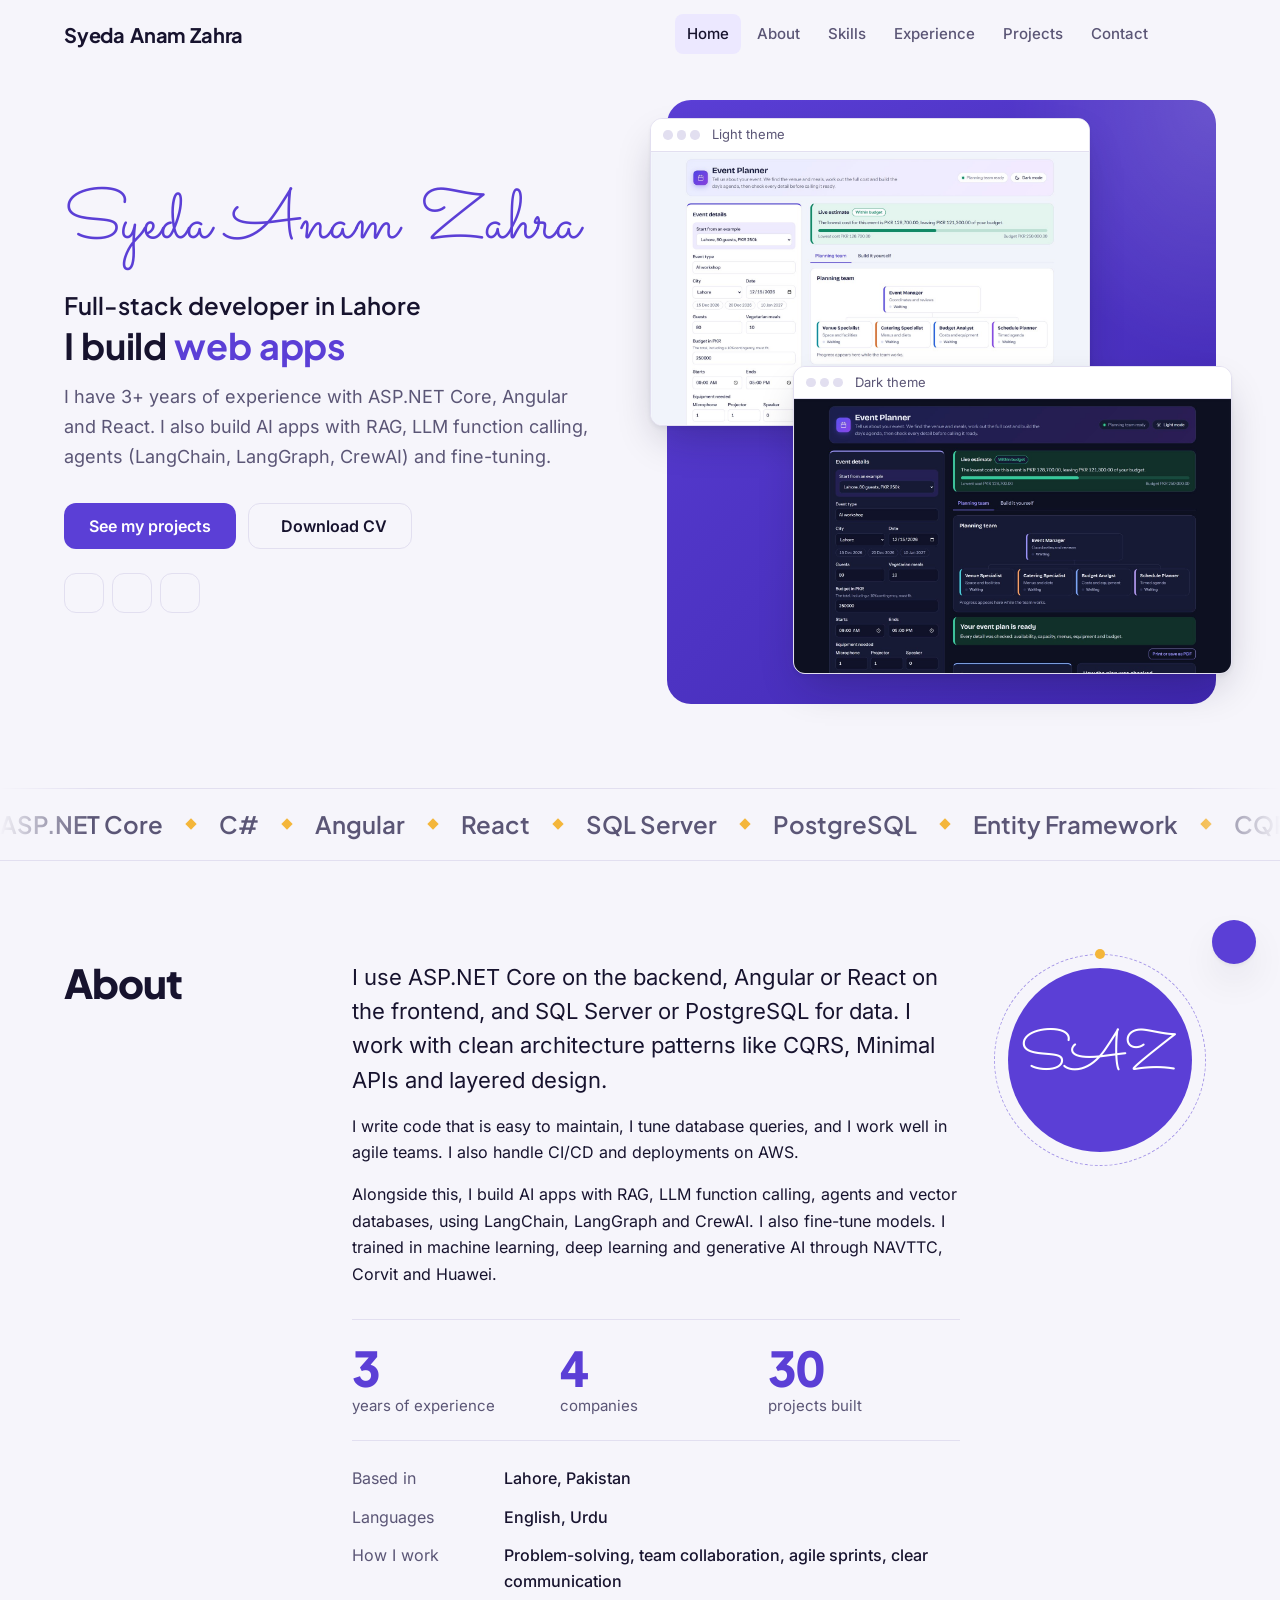
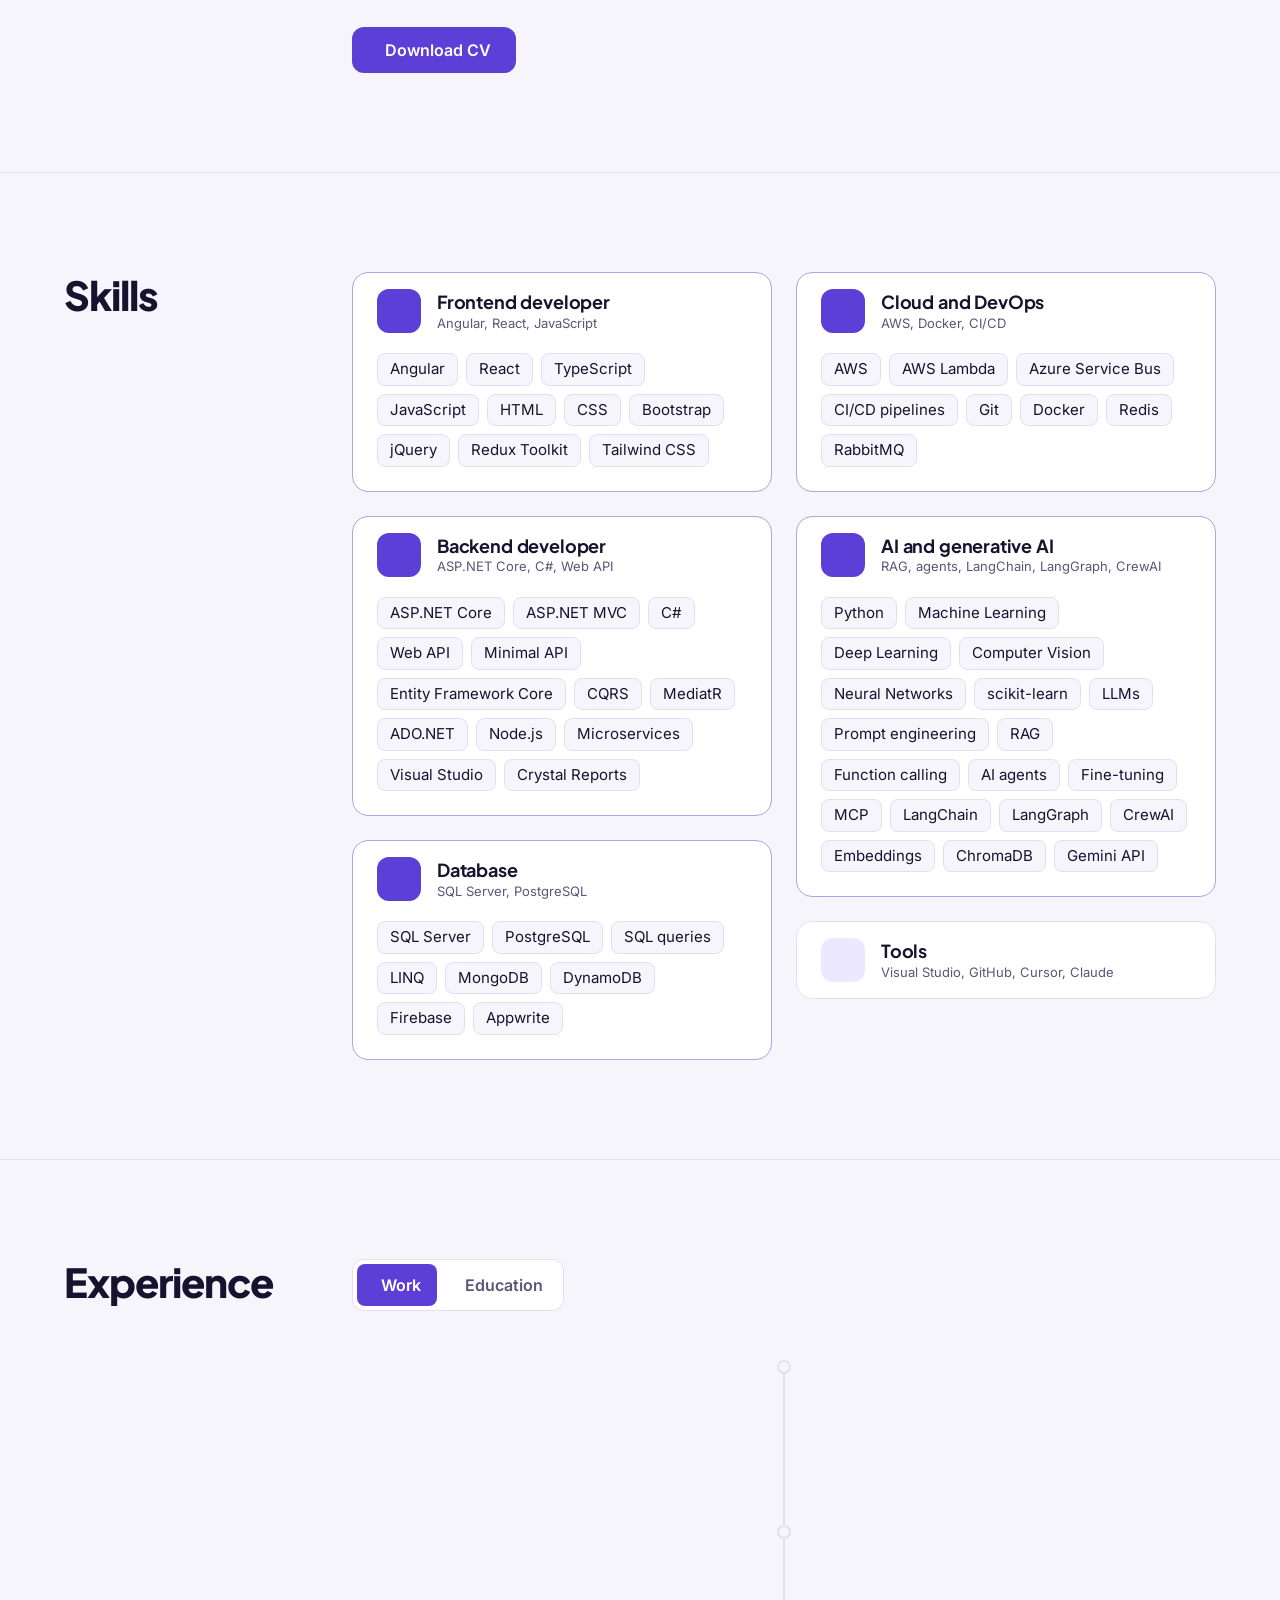
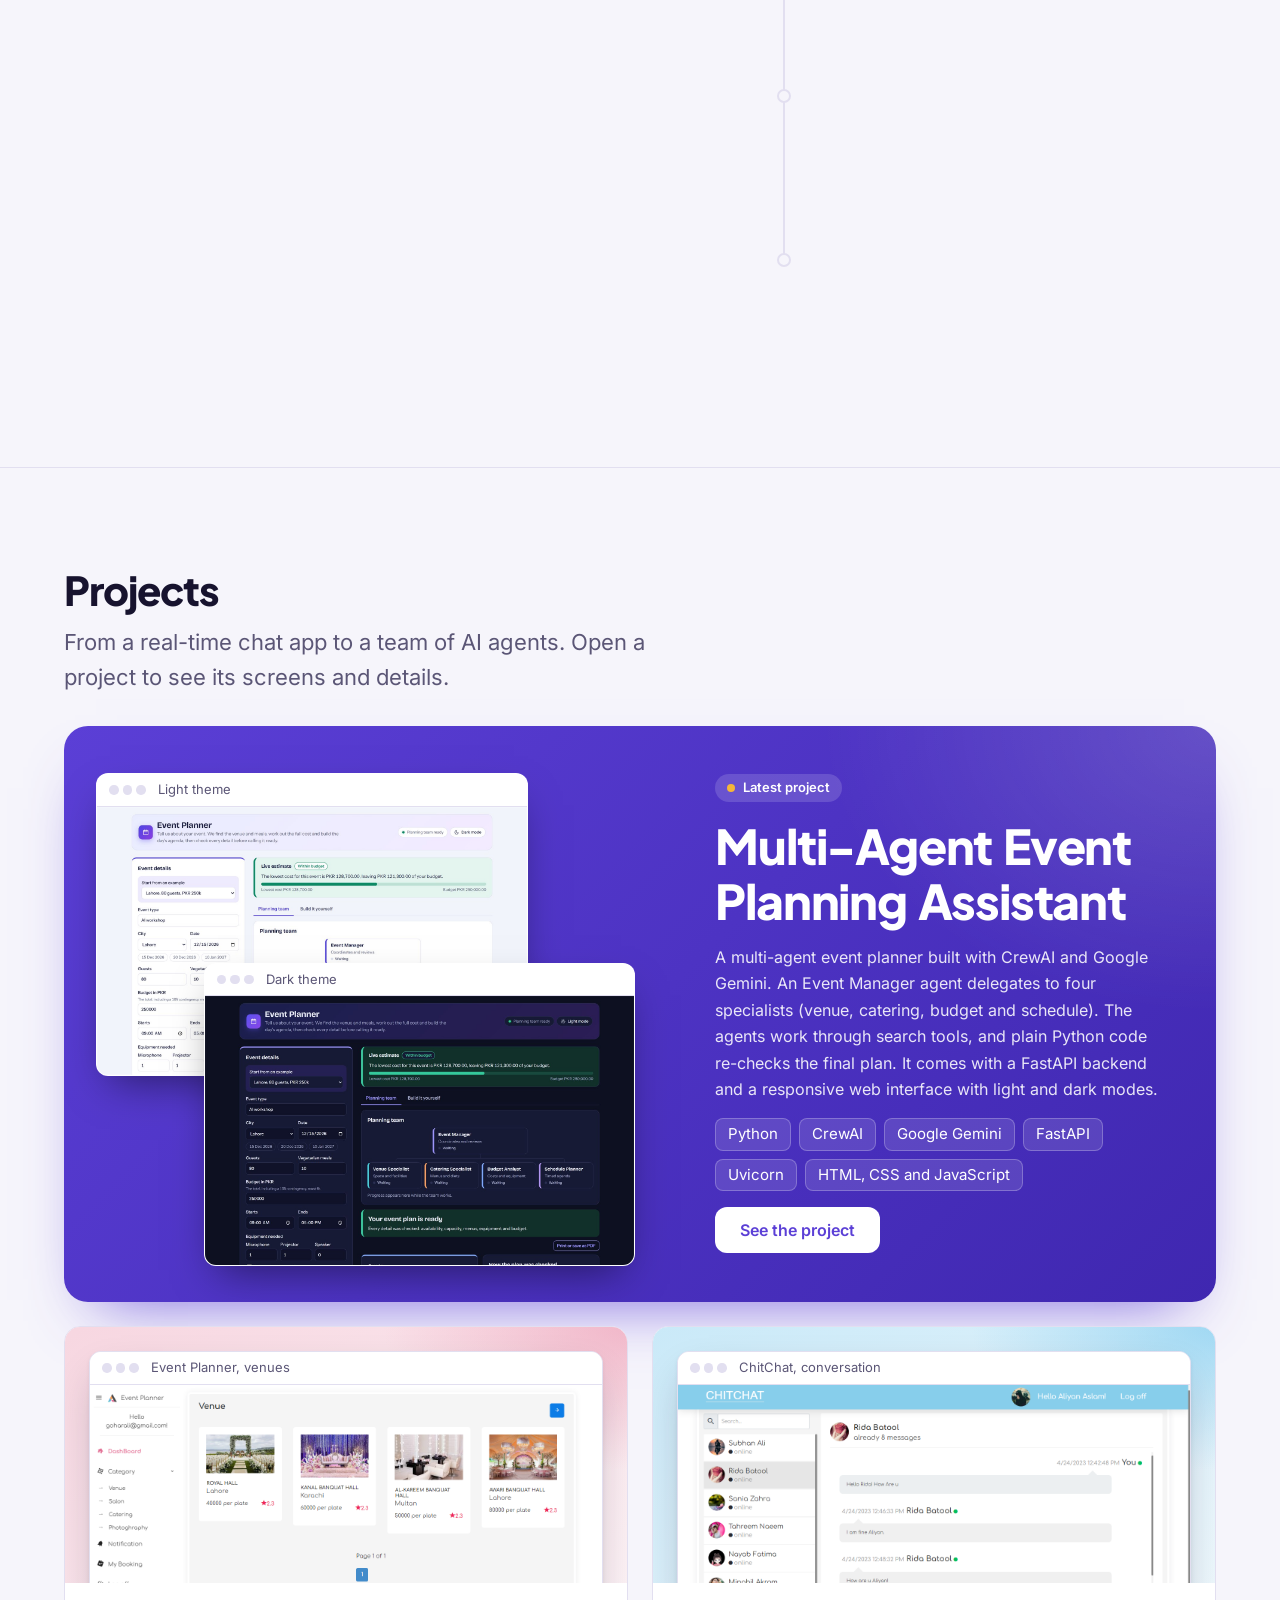
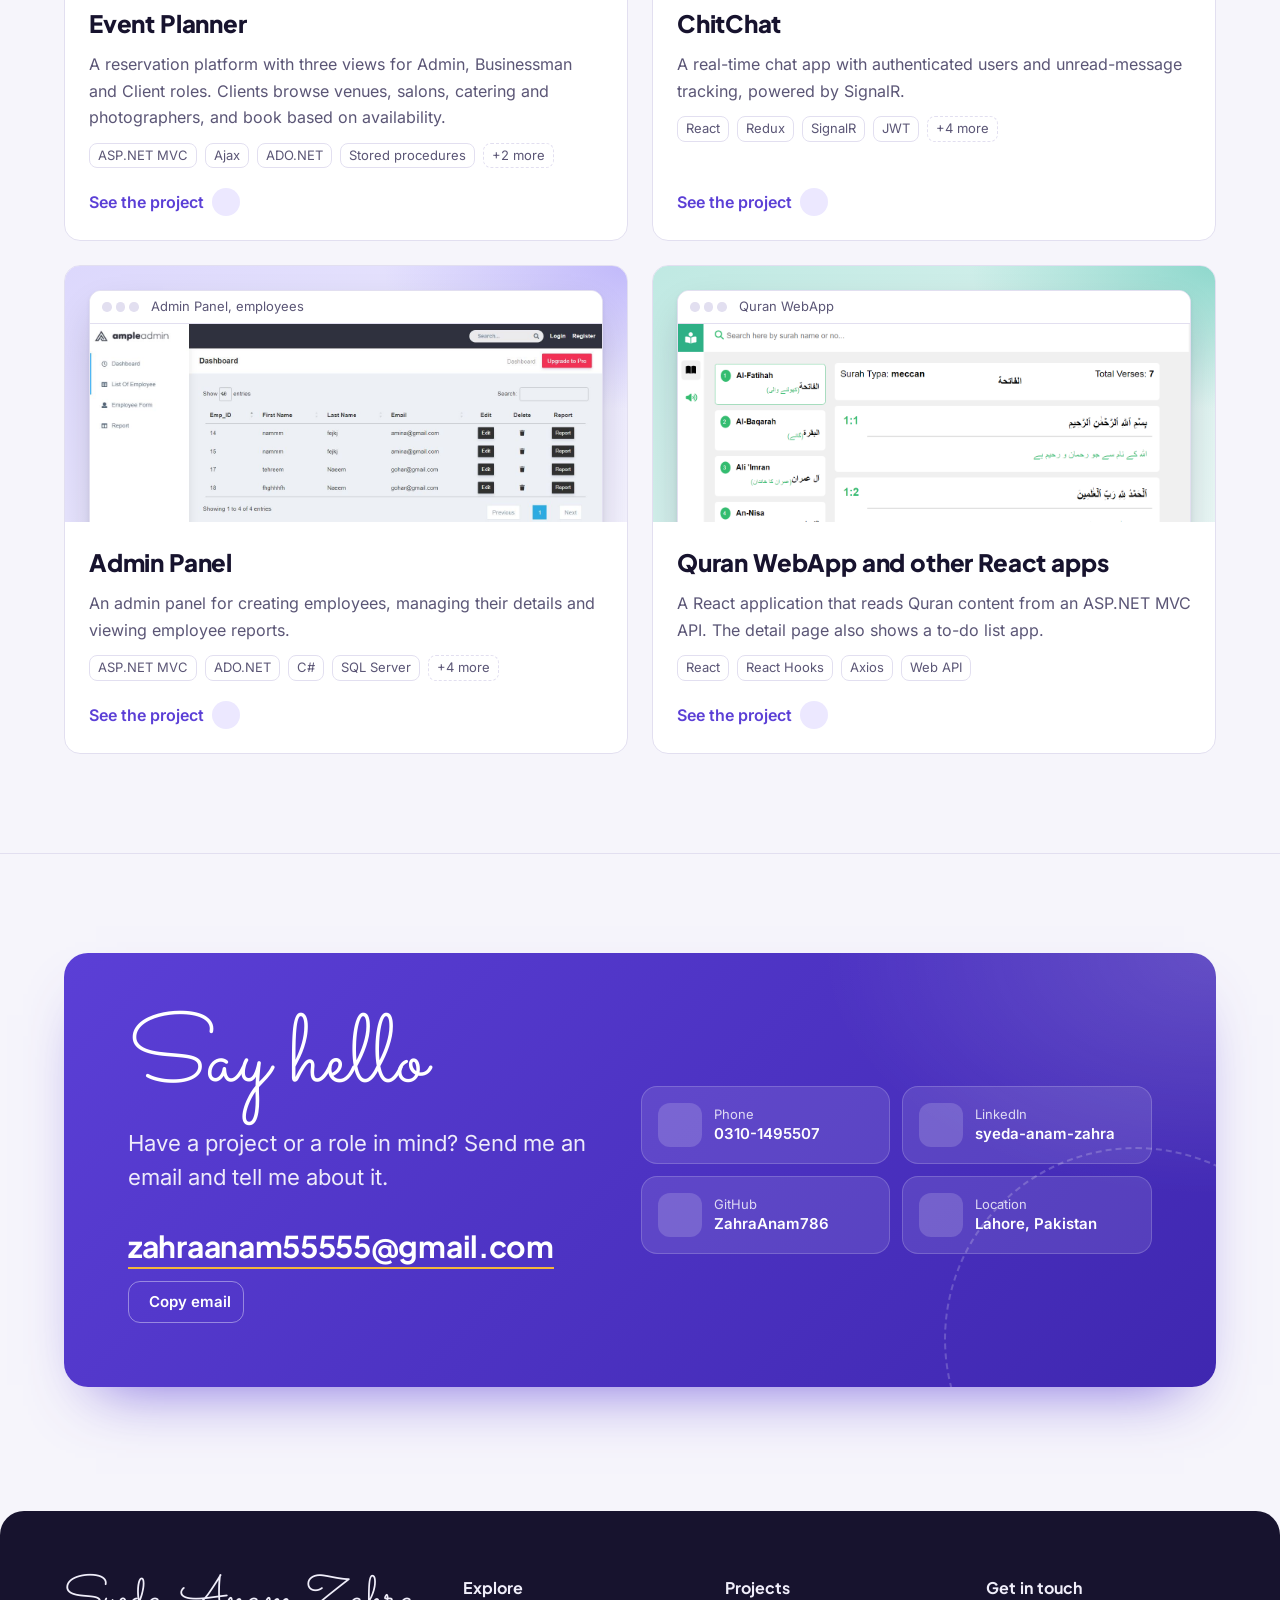
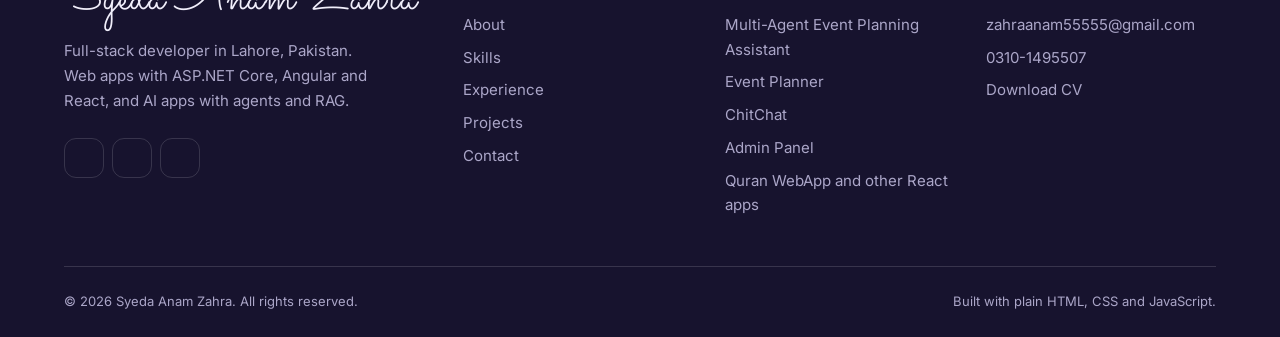
<file: index.html>
<!DOCTYPE html>
<html lang="en">

<head>
    <meta charset="UTF-8">
    <meta name="viewport" content="width=device-width, initial-scale=1.0">
    <title>Syeda Anam Zahra | Full-Stack Developer</title>
    <meta name="description" content="Syeda Anam Zahra is a full-stack developer in Lahore. She builds web apps with ASP.NET Core, Angular and React, and AI apps with RAG, LLM agents, LangChain, LangGraph and CrewAI.">
    <meta name="theme-color" content="#5B3FD6">
    <meta property="og:title" content="Syeda Anam Zahra | Full-Stack Developer">
    <meta property="og:description" content="ASP.NET Core, Angular and React developer in Lahore, also building AI apps with RAG, LLM agents, LangChain, LangGraph and CrewAI.">
    <meta property="og:type" content="website">
    <link rel="icon" href="data:image/svg+xml,%3Csvg xmlns='http://www.w3.org/2000/svg' viewBox='0 0 64 64'%3E%3Crect width='64' height='64' rx='16' fill='%235B3FD6'/%3E%3Ctext x='32' y='43' font-size='30' font-weight='800' text-anchor='middle' fill='white' font-family='Arial,sans-serif'%3ESA%3C/text%3E%3C/svg%3E">
    <script type="application/ld+json">{"@context":"https://schema.org","@type":"Person","name":"Syeda Anam Zahra","jobTitle":"Full-Stack Developer","email":"mailto:zahraanam55555@gmail.com","address":{"@type":"PostalAddress","addressLocality":"Lahore","addressCountry":"PK"},"sameAs":["https://www.linkedin.com/in/syeda-anam-zahra/","https://github.com/ZahraAnam786/"],"knowsAbout":["ASP.NET Core","Angular","React","SQL Server","PostgreSQL","RAG","LLM function calling","AI agents","LangChain","LangGraph","CrewAI","Fine-tuning"]}</script>

    <!-- Set the saved theme before the page paints, so it does not flash -->
    <script>document.documentElement.classList.add('js');setTimeout(function(){if(!window.__ready)document.documentElement.classList.remove('js')},3500);try{var t=localStorage.getItem('selected-theme');if(t!=='dark'&&t!=='light'){t=matchMedia('(prefers-color-scheme: dark)').matches?'dark':'light'}document.documentElement.dataset.theme=t}catch(e){}</script>

    <!--==================== FONTS ====================-->
    <link rel="preload" href="assets/fonts/plus-jakarta-sans-latin.woff2" as="font" type="font/woff2" crossorigin>
    <link rel="preload" href="assets/fonts/inter-latin.woff2" as="font" type="font/woff2" crossorigin>
    <link rel="preload" href="assets/fonts/sacramento-latin.woff2" as="font" type="font/woff2" crossorigin>

    <!--==================== ICONS ====================-->
    <link rel="stylesheet" href="https://unicons.iconscout.com/release/v4.0.0/css/line.css">

    <!--==================== CSS ====================-->
    <link rel="stylesheet" href="assets/css/styles.css">
</head>

<body>
    <a class="skip" href="#main">Skip to content</a>

    <!--==================== HEADER ====================-->
    <header class="header" id="header">
        <nav class="nav container" aria-label="Main">
            <a href="#home" class="nav_logo" data-site-name>Syeda Anam Zahra</a>

            <div class="nav_menu" id="nav-menu">
                <!-- menu links are drawn by site.js from data/site.json -->
                <ul class="nav_list" id="nav-list"></ul>
            </div>

            <div class="nav_btns">
                <button class="icon-btn" id="theme-button" type="button" aria-label="Switch to dark theme"><i class="uil uil-moon"></i></button>
                <button class="icon-btn nav_toggle" id="nav-toggle" type="button" aria-label="Open menu" aria-expanded="false" aria-controls="nav-menu"><i class="uil uil-apps"></i></button>
            </div>
        </nav>
        <div class="progress" aria-hidden="true"></div>
    </header>

    <!-- Hero, About, Skills, Experience, Projects and Contact are drawn by site.js from data/site.json (edit them in the admin page) -->
    <main id="main" data-home>
        <noscript>
            <div class="container" style="padding:8rem 0 6rem">
                <h1 class="page_title">Syeda Anam Zahra</h1>
                <p class="section_lead">Full-stack developer in Lahore. Please turn on JavaScript to see this page, or write to zahraanam55555@gmail.com.</p>
            </div>
        </noscript>
    </main>

    <!--==================== FOOTER (drawn by site.js) ====================-->
    <footer class="footer" id="site-footer"></footer>

    <!--==================== SCROLL TOP ====================-->
    <a href="#home" class="scrollup" id="scroll-up" aria-label="Back to top"><i class="uil uil-arrow-up"></i></a>

    <!--==================== JS ==================== (main.js is added by site.js after the page is drawn) -->
    <script src="assets/js/projects.js"></script>
    <script src="assets/js/site.js"></script>
</body>

</html>
</file>
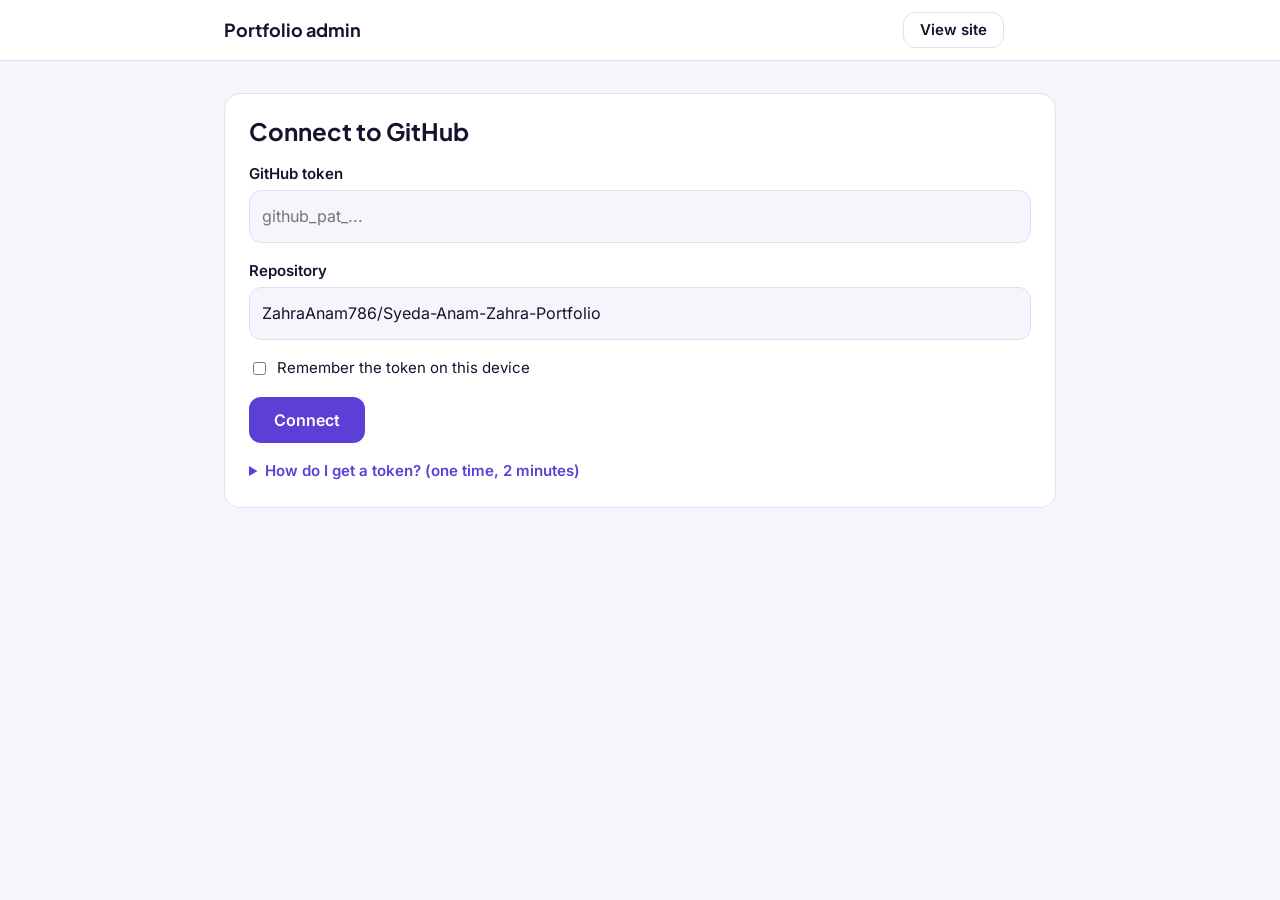
<file: admin.html>
<!DOCTYPE html>
<html lang="en">

<head>
    <meta charset="UTF-8">
    <meta name="viewport" content="width=device-width, initial-scale=1.0">
    <title>Portfolio admin</title>
    <meta name="robots" content="noindex, nofollow">
    <meta name="theme-color" content="#5B3FD6">
    <link rel="icon" href="data:image/svg+xml,%3Csvg xmlns='http://www.w3.org/2000/svg' viewBox='0 0 64 64'%3E%3Crect width='64' height='64' rx='16' fill='%235B3FD6'/%3E%3Ctext x='32' y='43' font-size='30' font-weight='800' text-anchor='middle' fill='white' font-family='Arial,sans-serif'%3ESA%3C/text%3E%3C/svg%3E">
    <script>try{var t=localStorage.getItem('selected-theme');if(t!=='dark'&&t!=='light'){t=matchMedia('(prefers-color-scheme: dark)').matches?'dark':'light'}document.documentElement.dataset.theme=t}catch(e){}</script>
    <link rel="preload" href="assets/fonts/plus-jakarta-sans-latin.woff2" as="font" type="font/woff2" crossorigin>
    <link rel="preload" href="assets/fonts/inter-latin.woff2" as="font" type="font/woff2" crossorigin>
    <link rel="stylesheet" href="https://unicons.iconscout.com/release/v4.0.0/css/line.css">
    <link rel="stylesheet" href="assets/css/styles.css">
    <link rel="stylesheet" href="assets/css/admin.css">
</head>

<body class="admin">
    <header class="admin_bar">
        <div class="admin_wrap admin_bar_in">
            <strong class="admin_brand">Portfolio admin</strong>
            <div class="admin_bar_btns">
                <a class="btn btn-ghost btn--sm" href="index.html#portfolio" target="_blank" rel="noopener">View site</a>
                <button class="icon-btn" id="theme-button" type="button" aria-label="Switch to dark theme"><i class="uil uil-moon"></i></button>
            </div>
        </div>
    </header>

    <main class="admin_wrap">
        <p id="status" class="status" role="status" aria-live="polite" hidden></p>

        <!--==================== CONNECT ====================-->
        <section class="panel" id="connect">
            <h1 class="panel_title">Connect to GitHub</h1>
            <form id="connect-form" class="aform" autocomplete="off">
                <label class="field">
                    <span class="field_label">GitHub token</span>
                    <input id="token" type="password" required spellcheck="false" autocomplete="off" placeholder="github_pat_...">
                </label>
                <label class="field">
                    <span class="field_label">Repository</span>
                    <input id="repo" type="text" required value="ZahraAnam786/Syeda-Anam-Zahra-Portfolio" spellcheck="false">
                </label>
                <label class="check"><input id="remember" type="checkbox"> Remember the token on this device</label>
                <div><button class="btn btn-primary" type="submit" id="connect-btn">Connect</button></div>
            </form>
            <details class="help">
                <summary>How do I get a token? (one time, 2 minutes)</summary>
                <ol>
                    <li>Open <a href="https://github.com/settings/personal-access-tokens/new" target="_blank" rel="noopener">github.com/settings/personal-access-tokens/new</a>.</li>
                    <li>Name: <b>portfolio-admin</b>. Expiration: pick 90 days or more.</li>
                    <li>Repository access: <b>Only select repositories</b>, then choose this portfolio repository.</li>
                    <li>Permissions &rarr; Repository permissions &rarr; <b>Contents: Read and write</b>.</li>
                    <li>Click Generate token, copy it and paste it above. Never share it with anyone.</li>
                </ol>
            </details>
        </section>

        <!--==================== WORKSPACE (after connecting) ====================-->
        <div id="workspace" hidden>
            <section class="panel">
                <div class="panel_head">
                    <h2 class="panel_title">Connected</h2>
                    <button class="btn btn-ghost btn--sm" id="disconnect" type="button">Disconnect</button>
                </div>
                <p class="muted" id="connected-to"></p>
            </section>

            <div class="tabs admin_tabs" role="tablist" aria-label="What to edit">
                <button class="tab" type="button" role="tab" id="atab-projects" aria-selected="true" aria-controls="tab-projects"><i class="uil uil-folder"></i>Projects</button>
                <button class="tab" type="button" role="tab" id="atab-site" aria-selected="false" aria-controls="tab-site" tabindex="-1"><i class="uil uil-setting"></i>Site content</button>
            </div>

            <div id="tab-projects" role="tabpanel" aria-labelledby="atab-projects">
            <section class="panel">
                <div class="panel_head">
                    <h2 class="panel_title">Your projects</h2>
                    <button class="btn btn-primary btn--sm" id="new-project" type="button"><i class="uil uil-plus"></i>New project</button>
                </div>
                <p class="muted">The newest project (first in the list) is shown as the big &ldquo;Latest project&rdquo; panel on the home page. You can edit or delete any project.</p>
                <ul class="plist" id="project-list"></ul>
                <p class="muted" id="list-empty" hidden>No project yet. Click &ldquo;New project&rdquo; to add your first one.</p>
            </section>

            <form class="panel aform" id="project-form" autocomplete="off" novalidate hidden>
                <h2 class="panel_title" id="form-title">New project</h2>
                <p class="field_hint">Need an example? The sample and the <b>Download demo (PDF)</b> button are at the <a href="#sample">bottom of this page</a>. <button class="mini" type="button" id="show-help">What is required?</button></p>

                <label class="field">
                    <span class="field_label">Project name *</span>
                    <input id="f-title" type="text" maxlength="80" required>
                </label>

                <label class="field">
                    <span class="field_label">Short description *</span>
                    <span class="field_hint">One or two sentences. Shown on the home page (card or big panel).</span>
                    <textarea id="f-summary" rows="3" maxlength="400" required></textarea>
                </label>

                <label class="field">
                    <span class="field_label">Intro on the project page <em class="opt">optional</em></span>
                    <span class="field_hint">Optional. The line under the big heading of the project page. Leave empty to reuse the short description.</span>
                    <textarea id="f-lead" rows="2"></textarea>
                </label>

                <label class="field">
                    <span class="field_label">Technologies <em class="opt">optional</em></span>
                    <span class="field_hint">Separate with commas, like <code>React, Node.js, MongoDB</code>. The card shows the first 4.</span>
                    <input id="f-tech" type="text">
                </label>

                <div class="grid2">
                    <label class="field">
                        <span class="field_label">Live site link <em class="opt">optional</em></span>
                        <input id="f-live" type="url" placeholder="https://">
                    </label>
                    <label class="field">
                        <span class="field_label">Source code link <em class="opt">optional</em></span>
                        <input id="f-code" type="url" placeholder="https://github.com/...">
                    </label>
                </div>

                <div class="field">
                    <span class="field_label">Card colour <em class="opt">optional</em></span>
                    <div class="swatches" id="swatches"></div>
                </div>

                <div class="field">
                    <span class="field_label">Sections of the project page *</span>
                    <span class="field_hint">Each section has a title and a few blocks: text, highlights, screenshots or a table. The first screenshot of the project is the cover picture on the home page.</span>
                    <div id="sections" class="sections"></div>
                    <div><button class="btn btn-ghost btn--sm" type="button" id="add-section"><i class="uil uil-plus"></i>Add section</button></div>
                </div>

                <div class="aactions">
                    <button class="btn btn-ghost" type="button" id="preview-btn">Preview</button>
                    <button class="btn btn-primary" type="submit" id="publish-btn">Publish</button>
                    <button class="btn btn-ghost" type="button" id="cancel-btn">Cancel</button>
                </div>
            </form>

            <section class="preview" id="preview" hidden>
                <h2 class="panel_title">Preview</h2>
                <p class="muted">The big panel (when this is the newest project), the card (when newer projects exist) and the project page.</p>
                <div id="preview-feature"></div>
                <div class="cards cards--preview" id="preview-card"></div>
                <div class="preview_page" id="preview-page"></div>
            </section>

            <!--==================== SAMPLE + DEMO (at the end, below the form) ====================-->
            <details class="panel sample" id="sample" open>
                <summary class="panel_title">Sample: what to write in each field</summary>
                <p class="muted">Look at this example while you fill the form. The table says what each field is for and where it shows up on the site.</p>
                <p class="demo_row">
                    <a class="btn btn-primary btn--sm" href="assets/pdf/Admin-Demo-Guide.pdf" download="Portfolio-Admin-Demo-Guide.pdf"><i class="uil uil-download-alt"></i>Download demo (PDF)</a>
                    <button class="btn btn-ghost btn--sm" type="button" id="fill-sample">Fill the form with this sample</button>
                </p>
                <div class="table_wrap">
                    <table class="sample_table">
                        <thead><tr><th>Field</th><th>What to write</th><th>Example</th><th>Where it shows</th></tr></thead>
                        <tbody id="sample-rows"></tbody>
                    </table>
                </div>
                <p class="field_hint">&ldquo;Fill the form&rdquo; only fills the text so you can see how it looks. Change everything to your own project and add your own screenshots. Do not publish the sample.</p>
                <h3 class="sample_h">How the sample looks on the site</h3>
                <div class="sample_feature" id="sample-feature"></div>
                <div class="cards cards--preview" id="sample-card"></div>
                <div class="preview_page sample_page" id="sample-page"></div>
            </details>
            </div>

            <!--==================== SITE CONTENT (drawn by admin-site.js) ====================-->
            <div id="tab-site" role="tabpanel" aria-labelledby="atab-site" hidden>
                <section class="panel">
                    <h2 class="panel_title">Site content</h2>
                    <p class="muted">Everything on the home page is edited here: name, rotating words, photo, CV, About, Skills, Experience, Contact and the order of the sections. Change what you want, click <b>Preview</b> to see the page, then <b>Save and publish</b>. Use the arrows to swap the order of anything.</p>
                    <p class="muted" id="site-loading">Loading...</p>
                </section>
                <details class="panel sample" id="site-sample" hidden>
                    <summary class="panel_title">Guide: what to write in each field, and what is on the site now</summary>
                    <p class="muted">Everything that is already on your site is loaded into the boxes below, so you can change it or remove it. To hide a part, clear its box (or click <b>Remove</b> on a list item). The last column shows what the site has right now.</p>
                    <div class="table_wrap">
                        <table class="sample_table">
                            <thead><tr><th>Field</th><th>What to write</th><th>Example</th><th>Where it shows</th><th>On the site now</th></tr></thead>
                            <tbody id="site-sample-rows"></tbody>
                        </table>
                    </div>
                </details>
                <form id="site-form" class="aform" autocomplete="off" novalidate hidden>
                    <div id="site-editor" class="site_editor"></div>
                    <div class="aactions">
                        <button class="btn btn-ghost" type="button" id="site-preview">Preview</button>
                        <button class="btn btn-primary" type="submit" id="site-save">Save and publish</button>
                        <button class="btn btn-ghost" type="button" id="site-reload">Discard changes</button>
                    </div>
                </form>
                <section class="preview" id="site-preview-box" hidden>
                    <h2 class="panel_title">Preview of the home page</h2>
                    <p class="muted">This is how the page looks with your changes. Nothing is saved until you click &ldquo;Save and publish&rdquo;.</p>
                    <div class="preview_page" id="site-preview-page"></div>
                </section>
            </div>
        </div>
    </main>

    <script src="assets/js/projects.js"></script>
    <script src="assets/js/model.js"></script>
    <script src="assets/js/github.js"></script>
    <script src="assets/js/admin.js"></script>
    <script src="assets/js/site.js"></script>
    <script src="assets/js/admin-site.js"></script>
</body>

</html>
</file>
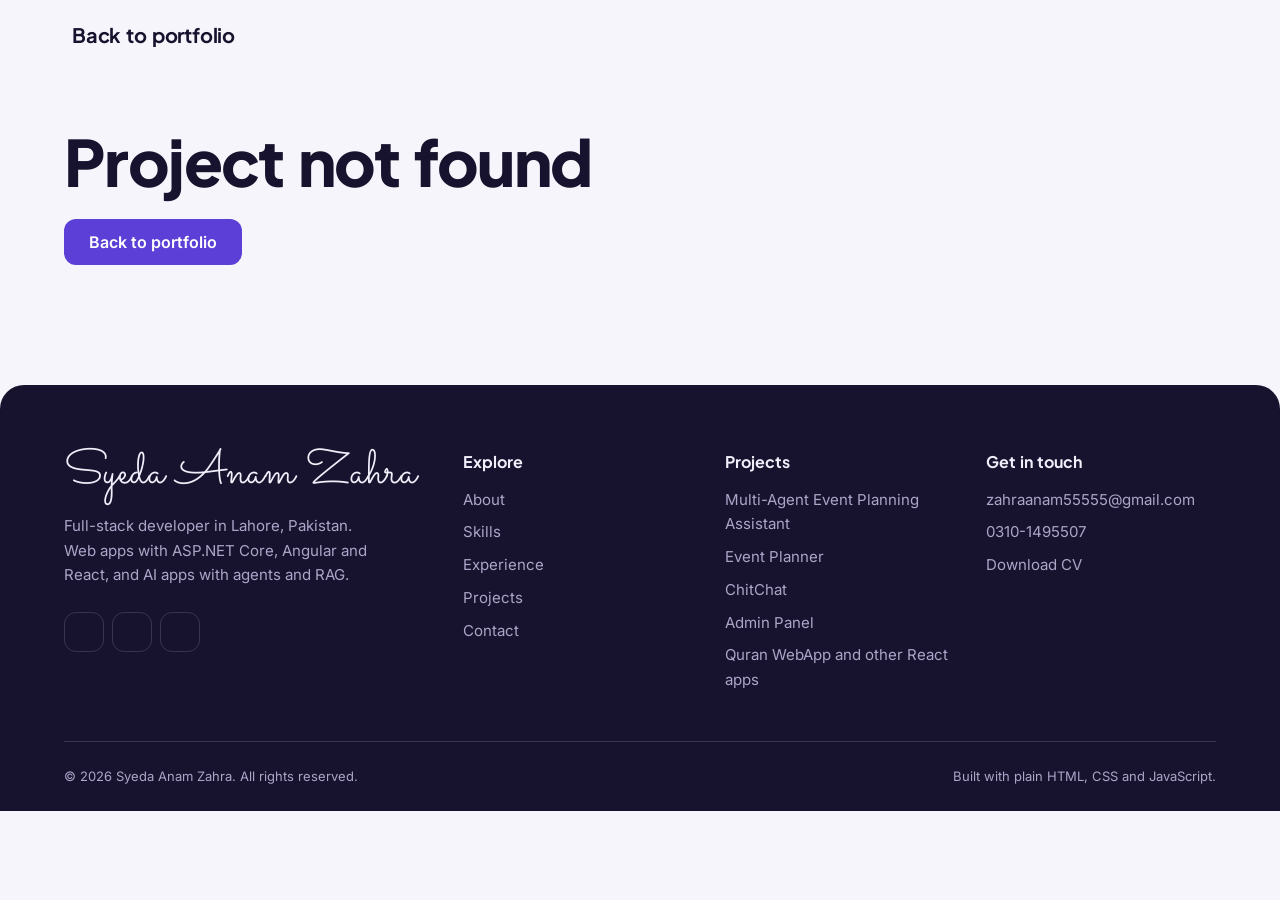
<file: project.html>
<!DOCTYPE html>
<html lang="en">

<!-- Template for every project added from admin.html. It reads ?id=... and draws the project from data/projects.json. -->
<head>
    <meta charset="UTF-8">
    <meta name="viewport" content="width=device-width, initial-scale=1.0">
    <title>Project | Syeda Anam Zahra</title>
    <meta name="description" content="A project by Syeda Anam Zahra.">
    <meta name="theme-color" content="#5B3FD6">
    <link rel="icon" href="data:image/svg+xml,%3Csvg xmlns='http://www.w3.org/2000/svg' viewBox='0 0 64 64'%3E%3Crect width='64' height='64' rx='16' fill='%235B3FD6'/%3E%3Ctext x='32' y='43' font-size='30' font-weight='800' text-anchor='middle' fill='white' font-family='Arial,sans-serif'%3ESA%3C/text%3E%3C/svg%3E">
    <script>document.documentElement.classList.add('js');setTimeout(function(){if(!window.__ready)document.documentElement.classList.remove('js')},3500);try{var t=localStorage.getItem('selected-theme');if(t!=='dark'&&t!=='light'){t=matchMedia('(prefers-color-scheme: dark)').matches?'dark':'light'}document.documentElement.dataset.theme=t}catch(e){}</script>
    <link rel="preload" href="assets/fonts/plus-jakarta-sans-latin.woff2" as="font" type="font/woff2" crossorigin>
    <link rel="preload" href="assets/fonts/inter-latin.woff2" as="font" type="font/woff2" crossorigin>
    <link rel="stylesheet" href="https://unicons.iconscout.com/release/v4.0.0/css/line.css">
    <link rel="stylesheet" href="assets/css/styles.css">
</head>

<body>
    <a class="skip" href="#main">Skip to content</a>

    <header class="header" id="header">
        <nav class="nav container" aria-label="Main">
            <a href="index.html#portfolio" class="nav_logo"><i class="uil uil-arrow-left"></i>Back to portfolio</a>
            <div class="nav_menu" id="nav-menu">
                <ul class="nav_list"></ul>
            </div>
            <div class="nav_btns">
                <button class="icon-btn" id="theme-button" type="button" aria-label="Switch to dark theme"><i class="uil uil-moon"></i></button>
                <button class="icon-btn nav_toggle" id="nav-toggle" type="button" aria-label="Open menu" aria-expanded="false" aria-controls="nav-menu"><i class="uil uil-apps"></i></button>
            </div>
        </nav>
        <div class="progress" aria-hidden="true"></div>
    </header>

    <main id="main">
        <div id="project-root"></div>
    </main>

    <!-- drawn by site.js from data/site.json -->
    <footer class="footer" id="site-footer"></footer>

    <a href="#" class="scrollup" id="scroll-up" aria-label="Back to top"><i class="uil uil-arrow-up"></i></a>

    <!-- main.js is added by projects.js after the page is drawn -->
    <script src="assets/js/projects.js"></script>
    <script src="assets/js/site.js"></script>
</body>

</html>
</file>
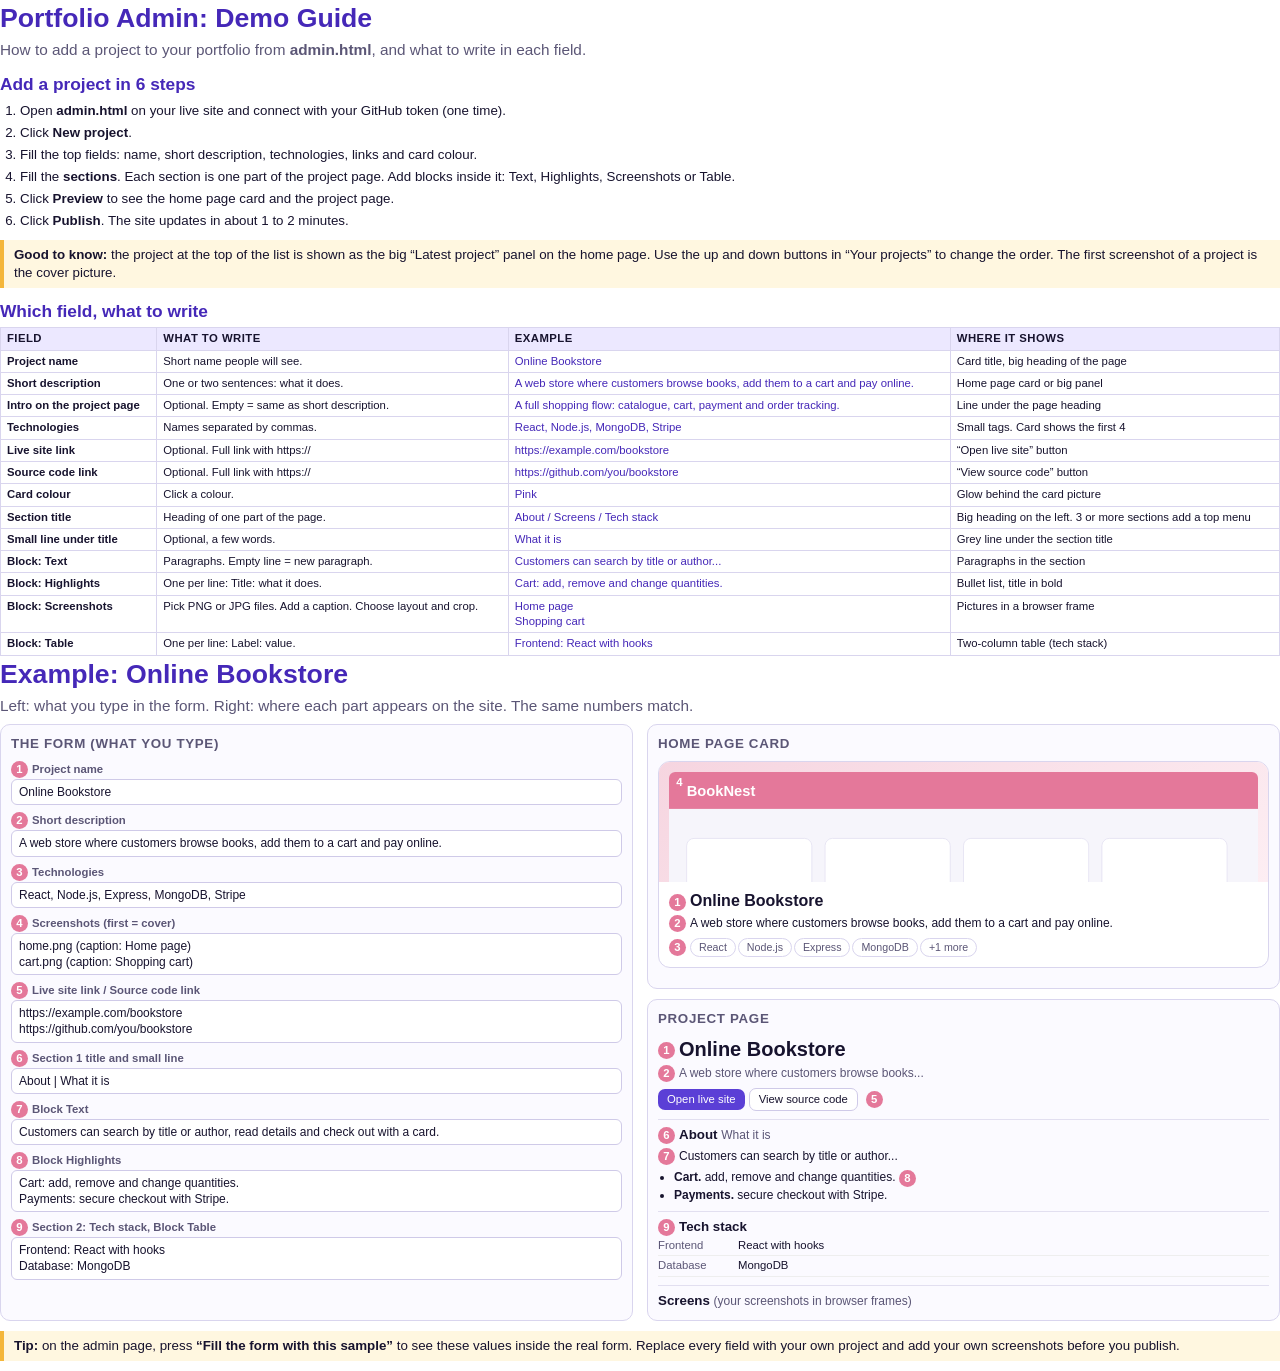
<file: docs/admin-demo-guide.html>
<!DOCTYPE html>
<html lang="en">
<head>
<meta charset="UTF-8">
<title>Portfolio Admin: Demo Guide</title>
<!-- Source of assets/pdf/Admin-Demo-Guide.pdf. Open in Chrome and print to PDF to rebuild it. -->
<style>
  @page { size: A4; margin: 14mm; }
  * { box-sizing: border-box; }
  body { font-family: "Segoe UI", Arial, sans-serif; color: #17132e; font-size: 10pt; line-height: 1.35; margin: 0; }
  h1 { font-size: 20pt; margin: 0 0 4px; color: #4528B8; }
  h2 { font-size: 13pt; margin: 12px 0 4px; color: #4528B8; }
  p { margin: 4px 0 8px; }
  .lead { color: #5b5676; font-size: 11.5pt; }
  .page { page-break-after: always; }
  .page:last-child { page-break-after: auto; }
  ol.steps { padding-left: 20px; margin: 6px 0; }
  ol.steps li { margin-bottom: 4px; }
  table { width: 100%; border-collapse: collapse; font-size: 8.5pt; margin-top: 4px; }
  th, td { border: 1px solid #d9d5ee; padding: 3px 6px; text-align: left; vertical-align: top; }
  th { background: #ece8ff; font-size: 8.5pt; text-transform: uppercase; letter-spacing: .04em; }
  td:first-child { font-weight: 600; white-space: nowrap; }
  td.ex { color: #4528B8; white-space: pre-line; }
  .tip { background: #fff7e0; border-left: 4px solid #f4b63a; padding: 6px 10px; margin: 10px 0; font-size: 10pt; }
  .cols { display: grid; grid-template-columns: 1fr 1fr; gap: 14px; margin-top: 8px; }
  .box { border: 1.5px solid #d9d5ee; border-radius: 10px; padding: 10px; background: #fbfaff; }
  .box h3 { margin: 0 0 8px; font-size: 10pt; text-transform: uppercase; letter-spacing: .05em; color: #5b5676; }
  .f { margin-bottom: 7px; }
  .f b { display: block; font-size: 8.5pt; color: #5b5676; margin-bottom: 1px; }
  .f div { background: #fff; border: 1px solid #cfcae8; border-radius: 6px; padding: 4px 7px; font-size: 9pt; white-space: pre-line; }
  .n { display: inline-block; min-width: 17px; height: 17px; line-height: 17px; text-align: center; border-radius: 50%; background: #e4789a; color: #fff; font-size: 8.5pt; font-weight: 700; margin-right: 4px; vertical-align: middle; }
  .card { border: 1px solid #d9d5ee; border-radius: 12px; overflow: hidden; background: #fff; margin-bottom: 10px; }
  .card .vis { background: linear-gradient(150deg, #f6d5e0, #fdeef3); padding: 10px 10px 0; height: 120px; overflow: hidden; }
  .card .vis img { width: 100%; border-radius: 6px 6px 0 0; display: block; }
  .card .body { padding: 8px 10px 10px; }
  .card h4 { margin: 0 0 3px; font-size: 12pt; }
  .chip { display: inline-block; border: 1px solid #d9d5ee; border-radius: 99px; padding: 1px 8px; font-size: 8pt; margin: 2px 2px 0 0; color: #5b5676; }
  .pg h4 { margin: 0; font-size: 15pt; }
  .pg .sub { color: #5b5676; font-size: 9pt; margin: 2px 0 6px; }
  .pg .sec { border-top: 1px solid #e2dff0; padding-top: 6px; margin-top: 8px; }
  .pg ul { margin: 4px 0 4px 16px; padding: 0; font-size: 9pt; }
  .btn { display: inline-block; background: #5b3fd6; color: #fff; border-radius: 7px; padding: 3px 9px; font-size: 8.5pt; margin-right: 4px; }
  .btn.g { background: #fff; color: #17132e; border: 1px solid #cfcae8; }
  .rows div { display: flex; font-size: 8.5pt; border-bottom: 1px solid #eee; padding: 2px 0; }
  .rows div span:first-child { width: 80px; color: #5b5676; }
</style>
</head>
<body>

<section class="page">
  <h1>Portfolio Admin: Demo Guide</h1>
  <p class="lead">How to add a project to your portfolio from <b>admin.html</b>, and what to write in each field.</p>

  <h2>Add a project in 6 steps</h2>
  <ol class="steps">
    <li>Open <b>admin.html</b> on your live site and connect with your GitHub token (one time).</li>
    <li>Click <b>New project</b>.</li>
    <li>Fill the top fields: name, short description, technologies, links and card colour.</li>
    <li>Fill the <b>sections</b>. Each section is one part of the project page. Add blocks inside it: Text, Highlights, Screenshots or Table.</li>
    <li>Click <b>Preview</b> to see the home page card and the project page.</li>
    <li>Click <b>Publish</b>. The site updates in about 1 to 2 minutes.</li>
  </ol>
  <div class="tip"><b>Good to know:</b> the project at the top of the list is shown as the big &ldquo;Latest project&rdquo; panel on the home page. Use the up and down buttons in &ldquo;Your projects&rdquo; to change the order. The first screenshot of a project is the cover picture.</div>

  <h2>Which field, what to write</h2>
  <table>
    <thead><tr><th>Field</th><th>What to write</th><th>Example</th><th>Where it shows</th></tr></thead>
    <tbody>
      <tr><td>Project name</td><td>Short name people will see.</td><td class="ex">Online Bookstore</td><td>Card title, big heading of the page</td></tr>
      <tr><td>Short description</td><td>One or two sentences: what it does.</td><td class="ex">A web store where customers browse books, add them to a cart and pay online.</td><td>Home page card or big panel</td></tr>
      <tr><td>Intro on the project page</td><td>Optional. Empty = same as short description.</td><td class="ex">A full shopping flow: catalogue, cart, payment and order tracking.</td><td>Line under the page heading</td></tr>
      <tr><td>Technologies</td><td>Names separated by commas.</td><td class="ex">React, Node.js, MongoDB, Stripe</td><td>Small tags. Card shows the first 4</td></tr>
      <tr><td>Live site link</td><td>Optional. Full link with https://</td><td class="ex">https://example.com/bookstore</td><td>&ldquo;Open live site&rdquo; button</td></tr>
      <tr><td>Source code link</td><td>Optional. Full link with https://</td><td class="ex">https://github.com/you/bookstore</td><td>&ldquo;View source code&rdquo; button</td></tr>
      <tr><td>Card colour</td><td>Click a colour.</td><td class="ex">Pink</td><td>Glow behind the card picture</td></tr>
      <tr><td>Section title</td><td>Heading of one part of the page.</td><td class="ex">About / Screens / Tech stack</td><td>Big heading on the left. 3 or more sections add a top menu</td></tr>
      <tr><td>Small line under title</td><td>Optional, a few words.</td><td class="ex">What it is</td><td>Grey line under the section title</td></tr>
      <tr><td>Block: Text</td><td>Paragraphs. Empty line = new paragraph.</td><td class="ex">Customers can search by title or author...</td><td>Paragraphs in the section</td></tr>
      <tr><td>Block: Highlights</td><td>One per line: Title: what it does.</td><td class="ex">Cart: add, remove and change quantities.</td><td>Bullet list, title in bold</td></tr>
      <tr><td>Block: Screenshots</td><td>Pick PNG or JPG files. Add a caption. Choose layout and crop.</td><td class="ex">Home page
Shopping cart</td><td>Pictures in a browser frame</td></tr>
      <tr><td>Block: Table</td><td>One per line: Label: value.</td><td class="ex">Frontend: React with hooks</td><td>Two-column table (tech stack)</td></tr>
    </tbody>
  </table>
</section>

<section class="page">
  <h1>Example: Online Bookstore</h1>
  <p class="lead">Left: what you type in the form. Right: where each part appears on the site. The same numbers match.</p>

  <div class="cols">
    <div class="box">
      <h3>The form (what you type)</h3>
      <div class="f"><b><span class="n">1</span>Project name</b><div>Online Bookstore</div></div>
      <div class="f"><b><span class="n">2</span>Short description</b><div>A web store where customers browse books, add them to a cart and pay online.</div></div>
      <div class="f"><b><span class="n">3</span>Technologies</b><div>React, Node.js, Express, MongoDB, Stripe</div></div>
      <div class="f"><b><span class="n">4</span>Screenshots (first = cover)</b><div>home.png  (caption: Home page)
cart.png  (caption: Shopping cart)</div></div>
      <div class="f"><b><span class="n">5</span>Live site link / Source code link</b><div>https://example.com/bookstore
https://github.com/you/bookstore</div></div>
      <div class="f"><b><span class="n">6</span>Section 1 title and small line</b><div>About   |   What it is</div></div>
      <div class="f"><b><span class="n">7</span>Block Text</b><div>Customers can search by title or author, read details and check out with a card.</div></div>
      <div class="f"><b><span class="n">8</span>Block Highlights</b><div>Cart: add, remove and change quantities.
Payments: secure checkout with Stripe.</div></div>
      <div class="f"><b><span class="n">9</span>Section 2: Tech stack, Block Table</b><div>Frontend: React with hooks
Database: MongoDB</div></div>
    </div>

    <div>
      <div class="box">
        <h3>Home page card</h3>
        <div class="card">
          <div class="vis"><span class="n" style="position:absolute;margin:2px">4</span>
            <img alt="" src="data:image/svg+xml;charset=utf-8,%3Csvg xmlns='http://www.w3.org/2000/svg' width='800' height='450' viewBox='0 0 800 450'%3E%3Crect width='800' height='450' fill='%23f6f5fb'/%3E%3Crect width='800' height='50' fill='%23E4789A'/%3E%3Ctext x='24' y='33' font-family='Arial' font-size='20' font-weight='700' fill='white'%3EBookNest%3C/text%3E%3Cg%3E%3Crect x='24' y='90' width='170' height='220' rx='10' fill='white' stroke='%23e2dff0'/%3E%3Crect x='212' y='90' width='170' height='220' rx='10' fill='white' stroke='%23e2dff0'/%3E%3Crect x='400' y='90' width='170' height='220' rx='10' fill='white' stroke='%23e2dff0'/%3E%3Crect x='588' y='90' width='170' height='220' rx='10' fill='white' stroke='%23e2dff0'/%3E%3C/g%3E%3C/svg%3E">
          </div>
          <div class="body">
            <h4><span class="n">1</span>Online Bookstore</h4>
            <p style="font-size:9pt;margin:2px 0 4px"><span class="n">2</span>A web store where customers browse books, add them to a cart and pay online.</p>
            <span class="n">3</span><span class="chip">React</span><span class="chip">Node.js</span><span class="chip">Express</span><span class="chip">MongoDB</span><span class="chip">+1 more</span>
          </div>
        </div>
      </div>

      <div class="box pg" style="margin-top:10px">
        <h3>Project page</h3>
        <h4><span class="n">1</span>Online Bookstore</h4>
        <p class="sub"><span class="n">2</span>A web store where customers browse books...</p>
        <span class="btn">Open live site</span><span class="btn g">View source code</span> <span class="n">5</span>
        <div class="sec"><b><span class="n">6</span>About</b> <span class="sub">What it is</span>
          <p style="font-size:9pt;margin:4px 0"><span class="n">7</span>Customers can search by title or author...</p>
          <ul><li><b>Cart.</b> add, remove and change quantities. <span class="n">8</span></li><li><b>Payments.</b> secure checkout with Stripe.</li></ul>
        </div>
        <div class="sec"><b><span class="n">9</span>Tech stack</b>
          <div class="rows"><div><span>Frontend</span><span>React with hooks</span></div><div><span>Database</span><span>MongoDB</span></div></div>
        </div>
        <div class="sec"><b>Screens</b> <span class="sub">(your screenshots in browser frames)</span></div>
      </div>
    </div>
  </div>

  <div class="tip"><b>Tip:</b> on the admin page, press <b>&ldquo;Fill the form with this sample&rdquo;</b> to see these values inside the real form. Replace every field with your own project and add your own screenshots before you publish.</div>
</section>

</body>
</html>
</file>
<file: assets/css/styles.css>
/*==========================================================================
  DESIGN TOKENS
  Everything below uses these values, so sizes, spacing and corners stay consistent.

  Type scale   13 / 15 / 16 / 18 / 20 px, then fluid sizes for headings
  Spacing      8px base: 4, 8, 12, 16, 24, 32, 48, 64, 96
  Breakpoints  640px (sm), 768px (md), 960px (lg)
==========================================================================*/
/*==================== FONTS (hosted with the site, no Google Fonts request) ====================*/
/* Inter and Plus Jakarta Sans are variable fonts: one file covers every weight. */
@font-face {
  font-family: 'Inter';
  src: url('../fonts/inter-latin.woff2') format('woff2');
  font-weight: 100 900;
  font-style: normal;
  font-display: swap;
}

@font-face {
  font-family: 'Plus Jakarta Sans';
  src: url('../fonts/plus-jakarta-sans-latin.woff2') format('woff2');
  font-weight: 200 800;
  font-style: normal;
  font-display: swap;
}

/* The handwritten name is large, so wait for it instead of flashing a different script */
@font-face {
  font-family: 'Sacramento';
  src: url('../fonts/sacramento-latin.woff2') format('woff2');
  font-weight: 400;
  font-style: normal;
  font-display: block;
}

:root {
  /* Colour */
  --bg: #F6F5FB;
  --surface: #FFFFFF;
  --ink: #17132E;
  --muted: #5B5676;
  --line: #E2DFF0;
  --accent: #5B3FD6;
  --accent-strong: #4528B8;
  --accent-soft: #ECE8FF;
  --on-accent: #FFFFFF;
  --panel: #5B3FD6;
  --panel-2: #3F27B0;
  --mark: #F4B63A;
  --shadow-lg: 0 2px 4px rgba(23, 19, 46, .06), 0 18px 40px -12px rgba(23, 19, 46, .30);

  /* Footer band: dark in both themes so the page ends with a clear edge */
  --footer-bg: #17132E;
  --footer-ink: #F0EEFA;
  --footer-muted: #ABA6C8;
  --footer-line: rgba(255, 255, 255, .14);

  /* Typefaces */
  --font-display: 'Plus Jakarta Sans', ui-sans-serif, system-ui, sans-serif;
  --font-body: 'Inter', ui-sans-serif, system-ui, sans-serif;
  --font-script: 'Sacramento', 'Brush Script MT', cursive;

  /* Type scale */
  --fs-xs: .8125rem;
  --fs-sm: .9375rem;
  --fs-base: 1rem;
  --fs-md: 1.125rem;
  --fs-lg: 1.25rem;
  --fs-lead: clamp(1.125rem, 1rem + .6vw, 1.375rem);
  --fs-xl: clamp(1.25rem, 1.1rem + .6vw, 1.5rem);
  --fs-2xl: clamp(1.75rem, 1.4rem + 1.4vw, 2.25rem);
  --fs-3xl: clamp(2rem, 1.5rem + 2vw, 3rem);
  --fs-4xl: clamp(2.5rem, 1.7rem + 3.2vw, 4rem);
  /* Section titles (About, Skills ...). Capped so "Experience" fits the left column. */
  --fs-h2: clamp(1.875rem, 1.25rem + 1.7vw, 2.5rem);

  --lh-tight: 1.15;
  --lh-snug: 1.35;
  --lh-body: 1.65;

  --fw-medium: 500;
  --fw-semibold: 600;
  --fw-bold: 700;
  --fw-extrabold: 800;

  /* Plus Jakarta Sans packs words closely when tracked too tight, so these are gentler */
  --ls-tight: -.01em;
  --ls-display: -.025em;
  --ws-display: .06em;

  /* Spacing */
  --sp-1: .25rem;
  --sp-2: .5rem;
  --sp-3: .75rem;
  --sp-4: 1rem;
  --sp-5: 1.5rem;
  --sp-6: 2rem;
  --sp-7: 3rem;
  --sp-8: 4rem;
  --sp-9: 6rem;

  /* Layout */
  --wrap: 72rem;
  --page-pad: clamp(1.25rem, 4vw, 2.5rem);
  --gutter: 1.5rem;
  --rail: 13rem;
  --aside: 13rem;
  --header-h: 4.25rem;
  --section-y: clamp(4rem, 3rem + 4vw, 6.5rem);

  /* Corners */
  --r-sm: 8px;
  --r-md: 12px;
  --r-lg: 16px;
  --r-xl: 24px;

  --ease: cubic-bezier(.2, .7, .2, 1);

  color-scheme: light;
}

:root[data-theme="dark"] {
  --bg: #0E0B1F;
  --surface: #171332;
  --ink: #F0EEFA;
  --muted: #A9A4C6;
  --line: #2B2652;
  --accent: #A28FFF;
  --accent-strong: #BDB0FF;
  --accent-soft: #241E4F;
  --on-accent: #0E0B1F;
  --panel: #3A2A95;
  --panel-2: #241868;
  --shadow-lg: 0 2px 4px rgba(0, 0, 0, .4), 0 18px 40px -12px rgba(0, 0, 0, .75);
  --footer-bg: #080614;

  color-scheme: dark;
}

/* Wide screens get a roomier left column for the section titles */
@media (min-width: 1200px) {
  :root {
    --rail: 15rem;
  }
}

/*==================== BASE ====================*/
*,
*::before,
*::after {
  box-sizing: border-box;
}

html {
  -webkit-text-size-adjust: 100%;
  scroll-padding-top: calc(var(--header-h) + var(--sp-4));
}

@media (prefers-reduced-motion: no-preference) {
  html {
    scroll-behavior: smooth;
  }
}

body {
  margin: 0;
  background: var(--bg);
  color: var(--ink);
  font-family: var(--font-body);
  font-size: var(--fs-base);
  line-height: var(--lh-body);
  -webkit-font-smoothing: antialiased;
  text-rendering: optimizeLegibility;
}

h1, h2, h3, h4, p, ul, ol, dl, dd, figure {
  margin: 0;
}

/* Headings break into even lines; paragraphs avoid a lonely last word */
h1, h2, h3 {
  text-wrap: balance;
}

p {
  text-wrap: pretty;
}

/* Everything set in the display face gets a little more space between words */
.nav_logo,
.h2,
.hero_role,
.hero_build,
.stats b,
.skill_title,
.leaf_title,
.feature_title,
.card_title,
.page_title,
.row_label,
.mail,
.footer_head {
  word-spacing: var(--ws-display);
}

ul, ol {
  padding: 0;
  list-style: none;
}

a {
  color: inherit;
  text-decoration: none;
}

img {
  display: block;
  max-width: 100%;
  height: auto;
}

button {
  font: inherit;
  color: inherit;
  background: none;
  border: 0;
  padding: 0;
  cursor: pointer;
}

:focus-visible {
  outline: 3px solid var(--accent);
  outline-offset: 3px;
  border-radius: 6px;
}

.skip {
  position: absolute;
  left: var(--sp-4);
  top: -4rem;
  z-index: 300;
  padding: var(--sp-3) var(--sp-4);
  border-radius: var(--r-sm);
  background: var(--accent);
  color: var(--on-accent);
  font-weight: var(--fw-semibold);
}

.skip:focus {
  top: var(--sp-4);
}

.container {
  width: min(100% - 2 * var(--page-pad), var(--wrap));
  margin-inline: auto;
}

/*==================== HEADER / NAV ====================*/
.header {
  position: fixed;
  inset: 0 0 auto 0;
  z-index: 100;
  background: color-mix(in srgb, var(--bg) 86%, transparent);
  -webkit-backdrop-filter: saturate(1.4) blur(14px);
  backdrop-filter: saturate(1.4) blur(14px);
  border-bottom: 1px solid transparent;
  transition: border-color .25s;
}

.header.scroll-header {
  border-bottom-color: var(--line);
}

/* Thin bar under the header that fills while you scroll */
.progress {
  position: absolute;
  left: 0;
  right: 0;
  bottom: -1px;
  height: 3px;
  background: var(--accent);
  transform-origin: 0 50%;
  transform: scaleX(var(--scroll, 0));
  pointer-events: none;
}

.nav {
  height: var(--header-h);
  display: flex;
  align-items: center;
  justify-content: space-between;
  gap: var(--sp-4);
}

.nav_logo {
  display: inline-flex;
  align-items: center;
  gap: var(--sp-2);
  font-family: var(--font-display);
  font-weight: var(--fw-bold);
  font-size: var(--fs-lg);
  letter-spacing: var(--ls-tight);
  white-space: nowrap;
}

.nav_logo:hover {
  color: var(--accent);
}

.nav_list {
  display: flex;
  gap: var(--sp-1);
}

.nav_link {
  display: flex;
  align-items: center;
  gap: var(--sp-3);
  padding: var(--sp-2) var(--sp-3);
  border-radius: var(--r-sm);
  font-weight: var(--fw-medium);
  font-size: var(--fs-sm);
  color: var(--muted);
  transition: color .2s, background-color .2s;
}

.nav_link:hover {
  color: var(--ink);
}

.nav_link.active-link {
  color: var(--ink);
  background: var(--accent-soft);
}

.nav_icon {
  font-size: var(--fs-lg);
}

.nav_btns {
  display: flex;
  align-items: center;
  gap: var(--sp-1);
}

.icon-btn,
.nav_toggle {
  display: inline-grid;
  place-items: center;
  width: 2.5rem;
  height: 2.5rem;
  border-radius: var(--r-md);
  font-size: var(--fs-lg);
  line-height: 1;
  color: var(--ink);
  cursor: pointer;
  transition: background-color .2s, color .2s, border-color .2s;
}

.icon-btn:hover,
.nav_toggle:hover {
  background: var(--accent-soft);
  color: var(--accent);
}

.icon-btn--line {
  border: 1.5px solid var(--line);
}

.icon-btn--line:hover {
  border-color: var(--accent);
}

/* Very small phones: slightly smaller logo so the logo and both buttons always fit */
@media (max-width: 379px) {
  .nav {
    gap: var(--sp-2);
  }

  .nav_logo {
    font-size: var(--fs-md);
  }
}

/* Phones and tablets: the menu opens as a panel under the header */
@media (max-width: 959px) {
  .nav_menu {
    position: fixed;
    top: var(--header-h);
    left: 0;
    right: 0;
    padding: var(--sp-3) var(--page-pad) var(--sp-5);
    background: var(--bg);
    border-bottom: 1px solid var(--line);
    box-shadow: var(--shadow-lg);
    opacity: 0;
    visibility: hidden;
    transform: translateY(-.5rem);
    transition: opacity .2s, transform .2s, visibility .2s;
  }

  .nav_menu.show-menu {
    opacity: 1;
    visibility: visible;
    transform: none;
  }

  .nav_list {
    flex-direction: column;
    gap: var(--sp-1);
  }

  .nav_link {
    padding: var(--sp-3);
    font-size: var(--fs-base);
  }

  .nav_close {
    display: none;
  }
}

@media (min-width: 960px) {
  .nav_menu {
    margin-left: auto;
  }

  .nav_toggle,
  .nav_close,
  .nav_icon {
    display: none;
  }
}

/*==================== BUTTONS AND LINKS ====================*/
.btn {
  display: inline-flex;
  align-items: center;
  justify-content: center;
  gap: var(--sp-2);
  padding: var(--sp-3) var(--sp-5);
  border-radius: var(--r-md);
  border: 1.5px solid transparent;
  font-size: var(--fs-base);
  font-weight: var(--fw-semibold);
  line-height: 1.25;
  transition: transform .2s, background-color .2s, border-color .2s, color .2s;
}

.btn i {
  font-size: var(--fs-lg);
}

.btn-primary {
  background: var(--accent);
  color: var(--on-accent);
}

.btn-primary:hover {
  background: var(--accent-strong);
  transform: translateY(-1px);
}

.btn-ghost {
  border-color: var(--line);
  color: var(--ink);
}

.btn-ghost:hover {
  border-color: var(--accent);
  color: var(--accent);
}

.btn-light {
  background: #fff;
  color: var(--panel);
}

.btn-light:hover {
  background: #F0EEFA;
  transform: translateY(-1px);
}

.link {
  display: inline-block;
  font-weight: var(--fw-semibold);
  color: var(--accent);
  text-decoration: underline;
  text-decoration-thickness: 2px;
  text-underline-offset: .25em;
}

.link:hover {
  color: var(--accent-strong);
}

/*==================== HERO ====================*/
.hero {
  padding: calc(var(--header-h) + var(--sp-6)) 0 clamp(3rem, 2rem + 4vw, 5.5rem);
}

.hero_grid {
  display: grid;
  gap: var(--sp-7);
  align-items: center;
}

/* Name in the handwritten style from the first version of the site */
.hero_name {
  padding-bottom: .1em;
  font-family: var(--font-script);
  font-weight: 400;
  /* Fallback first; browsers with container queries use the second line, which sizes
     the whole name to the width of the text column so it always stays on one line. */
  font-size: clamp(2.4rem, 5.4vw, 4.6rem);
  font-size: clamp(2.4rem, 13cqw, 7.2rem);
  line-height: .95;
  letter-spacing: 0;
  white-space: nowrap;
  color: var(--accent);
}

.hero_copy {
  container-type: inline-size;
}

.hero_name .line {
  display: inline;
}

.hero_name .line > span {
  display: inline-block;
  padding-right: .1em;
}

.hero_role {
  margin-top: var(--sp-5);
  font-family: var(--font-display);
  font-weight: var(--fw-semibold);
  font-size: var(--fs-xl);
  line-height: var(--lh-snug);
  color: var(--ink);
}

/* Rotating words: every word sits in the same grid cell and fades in turn */
.hero_build {
  margin-top: var(--sp-1);
  font-family: var(--font-display);
  font-weight: var(--fw-bold);
  font-size: var(--fs-2xl);
  line-height: var(--lh-tight);
  letter-spacing: var(--ls-tight);
}

.swap {
  display: inline-grid;
  vertical-align: top;
  overflow: hidden;
  padding-bottom: .15em;
  margin-bottom: -.15em;
  color: var(--accent);
}

/* site.js moves the is-on class from word to word (any number of words). A word enters from below and leaves upward. */
.swap_word {
  grid-area: 1 / 1;
  opacity: 0;
  transform: translateY(70%);
  white-space: nowrap;
  transition: opacity .5s var(--ease), transform .5s var(--ease);
}

.swap_word.is-on {
  opacity: 1;
  transform: none;
}

.swap_word.is-out {
  opacity: 0;
  transform: translateY(-70%);
}

.hero_lead {
  margin-top: var(--sp-4);
  max-width: 36rem;
  font-size: var(--fs-md);
  color: var(--muted);
}

.hero_actions {
  display: flex;
  flex-wrap: wrap;
  gap: var(--sp-3);
  margin-top: var(--sp-6);
}

.hero_links {
  display: flex;
  gap: var(--sp-2);
  margin-top: var(--sp-5);
}

/* Load sequence: the name is written first, then the rest follows */
.hero_copy > * {
  animation: fadeUp .8s var(--ease) backwards;
  animation-delay: calc(var(--s, 0) * 90ms + 700ms);
}

.hero_copy > .hero_name { animation: none; }
.hero_copy > :nth-child(2) { --s: 1; }
.hero_copy > :nth-child(3) { --s: 2; }
.hero_copy > :nth-child(4) { --s: 3; }
.hero_copy > :nth-child(5) { --s: 4; }
.hero_copy > :nth-child(6) { --s: 5; }

.hero_name .line > span {
  animation: write 1.3s cubic-bezier(.55, .1, .3, 1) backwards;
  animation-delay: calc(var(--l, 0) * 600ms + 100ms);
}

.hero_name .line:nth-child(2) > span { --l: 1; }

@media (min-width: 960px) {
  .hero_grid {
    grid-template-columns: minmax(0, 1fr) minmax(0, 1.02fr);
    gap: var(--sp-8);
  }
}

/* Screenshot stack: the one big visual on the page */
.stack {
  position: relative;
  aspect-ratio: 1 / 1.1;
  width: 100%;
  max-width: 36rem;
  margin-inline: auto;
}

@media (min-width: 960px) {
  .stack {
    max-width: none;
    margin-inline: 0;
  }
}

.stack::before {
  content: "";
  position: absolute;
  inset: 0;
  border-radius: var(--r-xl);
  background:
    radial-gradient(60% 70% at 100% 0%, rgba(255, 255, 255, .16), transparent 62%),
    linear-gradient(135deg, var(--panel), var(--panel-2));
  animation: pop .7s var(--ease) backwards;
}

.stack .frame {
  position: absolute;
  width: 70%;
  transition: transform .3s var(--ease);
  animation:
    rise .8s var(--ease) backwards,
    float calc(5s + var(--i, 0) * 1.2s) ease-in-out infinite alternate;
  animation-delay:
    calc(var(--i, 0) * 140ms + 200ms),
    calc(var(--i, 0) * -1.1s);
}

.stack .frame:hover {
  transform: translateY(-8px);
  z-index: 6;
}

/* Two frames: the same screen in the light theme (top) and in the dark theme (in front). */
.stack .frame--a { left: -3%; top: 3%; z-index: 1; width: 80%; }
.stack .frame--b { right: -3%; top: 44%; z-index: 2; width: 80%; }
.stack--one .frame--a { left: 10%; top: 14%; width: 80%; }

@keyframes rise {
  from { opacity: 0; transform: translateY(28px); }
}

@keyframes fadeUp {
  from { opacity: 0; transform: translateY(16px); }
}

@keyframes pop {
  from { opacity: 0; transform: scale(.96); }
}

@keyframes float {
  from { translate: 0 0; }
  to { translate: 0 -9px; }
}

@keyframes write {
  from { clip-path: inset(-25% 100% -25% -5%); }
  to { clip-path: inset(-25% -10% -25% -5%); }
}

/*==================== BROWSER FRAME (screenshots) ====================*/
.frame {
  background: var(--surface);
  border: 1px solid var(--line);
  border-radius: var(--r-md);
  overflow: hidden;
  box-shadow: var(--shadow-lg);
}

.frame_bar {
  display: flex;
  align-items: center;
  gap: var(--sp-1);
  padding: var(--sp-2) var(--sp-3);
  border-bottom: 1px solid var(--line);
  background: var(--surface);
  font-size: var(--fs-xs);
  line-height: 1.2;
  color: var(--muted);
}

.frame_dot {
  flex: none;
  width: .6rem;
  height: .6rem;
  border-radius: 50%;
  background: var(--line);
}

.frame_label {
  margin-left: var(--sp-2);
  overflow: hidden;
  white-space: nowrap;
  text-overflow: ellipsis;
}

/* The screenshots were taken full screen. Crop away the Chrome tabs
   (top 70px) and the Windows taskbar (bottom 40px) so only the app shows. */
.shot {
  position: relative;
  overflow: hidden;
  aspect-ratio: 1366 / 658;
  background: #fff;
}

.shot img {
  position: absolute;
  left: 0;
  top: -10.64%;
  width: 100%;
  height: auto;
  max-width: none;
}

.shot--sq {
  aspect-ratio: 1280 / 914;
}

.shot--sq img {
  top: -7.66%;
}

/* Screenshots that are already app-only: show them whole, no crop */
.shot--plain {
  aspect-ratio: auto;
}

.shot--plain img {
  position: static;
  top: auto;
  width: 100%;
  height: auto;
}

/* App-only screenshot that is taller than a window: show a 16:10 slice from the bottom */
.shot--fit {
  aspect-ratio: 16 / 10;
}

.shot--fit img {
  top: 0;
  height: 100%;
  object-fit: cover;
  object-position: 50% 100%;
}

.shot--fit.shot--top img {
  object-position: 50% 0;
}

.shot--c62 {
  aspect-ratio: 1366 / 636;
}

.shot--c62 img {
  top: -11.01%;
}

/*==================== TECH STRIP ====================*/
.marquee {
  overflow: hidden;
  padding: var(--sp-4) 0;
  border-top: 1px solid var(--line);
  -webkit-mask-image: linear-gradient(90deg, transparent, #000 7%, #000 93%, transparent);
  mask-image: linear-gradient(90deg, transparent, #000 7%, #000 93%, transparent);
}

.marquee_track {
  display: flex;
  width: max-content;
  animation: marquee 50s linear infinite;
}

.marquee:hover .marquee_track {
  animation-play-state: paused;
}

.marquee ul {
  display: flex;
  flex: none;
  align-items: center;
}

.marquee li {
  display: flex;
  align-items: center;
  font-family: var(--font-display);
  font-weight: var(--fw-semibold);
  font-size: var(--fs-xl);
  color: var(--muted);
  white-space: nowrap;
}

.marquee li::after {
  content: "";
  width: .5rem;
  height: .5rem;
  margin: 0 var(--sp-5);
  background: var(--mark);
  transform: rotate(45deg);
}

@keyframes marquee {
  to { transform: translateX(-50%); }
}

/*==================== SECTIONS ====================*/
.block {
  padding: var(--section-y) 0;
  border-top: 1px solid var(--line);
  /* Cards slide in from the side; do not let that create a sideways scrollbar */
  overflow-x: clip;
}

.split {
  display: grid;
  gap: var(--sp-5);
}

@media (min-width: 960px) {
  .split {
    grid-template-columns: var(--rail) minmax(0, 1fr);
    gap: var(--sp-7);
  }

  .split_head {
    position: sticky;
    top: calc(var(--header-h) + var(--sp-6));
    align-self: start;
  }
}

.h2 {
  font-family: var(--font-display);
  font-weight: var(--fw-extrabold);
  font-size: var(--fs-h2);
  line-height: var(--lh-tight);
  letter-spacing: var(--ls-display);
}

/*==================== ABOUT ====================*/
.prose p {
  max-width: 62ch;
}

.prose p + p {
  margin-top: var(--sp-4);
}

.lead {
  font-size: var(--fs-lead);
  line-height: 1.55;
}

.about_grid {
  display: grid;
  grid-template-columns: minmax(0, 1fr);
}

.about_grid > .avatar {
  order: -1;
  margin-bottom: var(--sp-6);
}

@media (min-width: 960px) {
  .about_grid {
    grid-template-columns: minmax(0, 1fr) var(--aside);
    column-gap: var(--sp-7);
  }

  .about_grid > * {
    grid-column: 1;
  }

  .about_grid > .avatar {
    grid-column: 2;
    grid-row: 1 / span 3;
    order: 0;
    align-self: start;
    margin: var(--sp-2) 0 0;
  }
}

/* Profile picture slot: shows the monogram until assets/img/me.jpg exists */
.avatar {
  position: relative;
  display: grid;
  place-items: center;
  width: min(100%, 11.5rem);
  aspect-ratio: 1;
  border-radius: 50%;
  background: var(--panel);
  color: #fff;
}

.avatar_mono {
  font-family: var(--font-script);
  font-size: 3.5rem;
  line-height: 1;
  padding-bottom: .1em;
  padding-right: .08em;
}

.avatar img {
  position: absolute;
  inset: 0;
  width: 100%;
  height: 100%;
  object-fit: cover;
  border-radius: 50%;
}

.avatar::before {
  content: "";
  position: absolute;
  inset: -14px;
  border-radius: 50%;
  border: 1.5px dashed color-mix(in srgb, var(--accent) 50%, transparent);
  animation: spin 50s linear infinite;
}

.avatar_orbit {
  position: absolute;
  inset: -14px;
  border-radius: 50%;
  animation: spin 12s linear infinite;
}

.avatar_orbit::after {
  content: "";
  position: absolute;
  top: -5px;
  left: 50%;
  width: 10px;
  height: 10px;
  margin-left: -5px;
  border-radius: 50%;
  background: var(--mark);
}

@keyframes spin {
  to { transform: rotate(360deg); }
}

.stats {
  display: grid;
  grid-template-columns: repeat(3, minmax(0, 1fr));
  gap: var(--sp-4);
  max-width: 40rem;
  margin-top: var(--sp-6);
  padding: var(--sp-5) 0;
  border-block: 1px solid var(--line);
}

.stats li {
  display: grid;
  gap: var(--sp-1);
}

.stats b {
  font-family: var(--font-display);
  font-weight: var(--fw-extrabold);
  font-size: var(--fs-3xl);
  line-height: 1;
  letter-spacing: var(--ls-display);
  color: var(--accent);
  font-variant-numeric: tabular-nums;
}

.stats span {
  font-size: var(--fs-sm);
  line-height: var(--lh-snug);
  color: var(--muted);
}

.facts {
  display: grid;
  gap: var(--sp-3);
  max-width: 40rem;
  margin-top: var(--sp-5);
}

.facts div {
  display: grid;
  gap: var(--sp-1) var(--sp-5);
}

.facts dt {
  color: var(--muted);
}

.facts dd {
  font-weight: var(--fw-medium);
}

@media (min-width: 640px) {
  .facts div {
    grid-template-columns: 8rem 1fr;
  }
}

.actions {
  margin-top: var(--sp-6);
}

/*==================== SKILLS (accordion) ====================*/
.skills_grid {
  display: grid;
  gap: var(--gutter);
  align-items: start;
}

.skills_col {
  display: grid;
  gap: var(--gutter);
  align-content: start;
}

@media (min-width: 768px) {
  .skills_grid {
    grid-template-columns: repeat(2, minmax(0, 1fr));
  }
}

.skill {
  background: var(--surface);
  border: 1px solid var(--line);
  border-radius: var(--r-lg);
  transition: border-color .25s, box-shadow .25s;
}

.skill:hover,
.skill.is-open {
  border-color: color-mix(in srgb, var(--accent) 38%, var(--line));
}

.skill_head {
  display: flex;
  align-items: center;
  gap: var(--sp-4);
  width: 100%;
  padding: var(--sp-4) var(--sp-5);
  border-radius: var(--r-lg);
  text-align: left;
}

.skill_icon {
  display: grid;
  place-items: center;
  flex: none;
  width: 2.75rem;
  height: 2.75rem;
  border-radius: var(--r-md);
  background: var(--accent-soft);
  color: var(--accent);
  font-size: 1.5rem;
  transition: background-color .25s, color .25s;
}

.skill.is-open .skill_icon {
  background: var(--accent);
  color: var(--on-accent);
}

.skill_text {
  flex: 1;
  min-width: 0;
}

.skill_title {
  display: block;
  font-family: var(--font-display);
  font-weight: var(--fw-bold);
  font-size: var(--fs-md);
  line-height: var(--lh-snug);
  letter-spacing: var(--ls-tight);
}

.skill_sub {
  display: block;
  font-size: var(--fs-xs);
  line-height: var(--lh-snug);
  color: var(--muted);
}

.skill_arrow {
  flex: none;
  font-size: 1.5rem;
  color: var(--muted);
  transition: transform .35s var(--ease);
}

.skill.is-open .skill_arrow {
  transform: rotate(180deg);
}

/* Height animation without JavaScript measuring: grid rows go from 0fr to 1fr */
.skill_panel {
  display: grid;
  grid-template-rows: 0fr;
  visibility: hidden;
  transition: grid-template-rows .4s var(--ease), visibility 0s .4s;
}

.skill.is-open .skill_panel {
  grid-template-rows: 1fr;
  visibility: visible;
  transition: grid-template-rows .4s var(--ease), visibility 0s;
}

.skill_inner {
  min-height: 0;
  overflow: hidden;
}

.skill_body {
  padding: var(--sp-1) var(--sp-5) var(--sp-5);
}

/*==================== CHIPS ====================*/
.chips {
  display: flex;
  flex-wrap: wrap;
  gap: var(--sp-2);
}

.chip {
  padding: var(--sp-1) var(--sp-3);
  border: 1px solid var(--line);
  border-radius: var(--r-sm);
  background: var(--surface);
  font-size: var(--fs-sm);
  line-height: 1.5;
}

.chips--sm .chip {
  padding: 2px var(--sp-2);
  font-size: var(--fs-xs);
  color: var(--muted);
}

.skill .chip {
  background: var(--bg);
}

.chip--more {
  border-style: dashed;
  background: transparent;
  color: var(--muted);
}

/*==================== EXPERIENCE (tabs + tree) ====================*/
.tabs {
  display: inline-flex;
  gap: var(--sp-1);
  margin-bottom: var(--sp-6);
  padding: var(--sp-1);
  border: 1px solid var(--line);
  border-radius: var(--r-md);
  background: var(--surface);
}

.tab {
  display: inline-flex;
  align-items: center;
  gap: var(--sp-2);
  padding: var(--sp-2) var(--sp-4);
  border-radius: var(--r-sm);
  font-weight: var(--fw-semibold);
  color: var(--muted);
  transition: background-color .25s, color .25s;
}

.tab i {
  font-size: var(--fs-lg);
}

.tab:hover {
  color: var(--ink);
}

.tab[aria-selected="true"] {
  background: var(--accent);
  color: var(--on-accent);
}

/* The trunk runs down the middle. Each leaf is a branch with a card on one side. */
.trunk {
  --branch: 2rem;
  position: relative;
  display: grid;
  gap: var(--sp-6);
  animation: fadeUp .5s var(--ease) backwards;
}

.trunk[hidden] {
  display: none;
}

.trunk::before {
  content: "";
  position: absolute;
  top: var(--ty, 0);
  left: 50%;
  width: 2px;
  height: var(--th, 0);
  margin-left: -1px;
  background:
    linear-gradient(var(--accent), var(--accent)) top / 100% calc(var(--p, 0) * 100%) no-repeat,
    var(--line);
}

.leaf {
  position: relative;
  display: grid;
  grid-template-columns: 1fr 1fr;
  column-gap: calc(var(--branch) * 2);
}

.leaf_card {
  position: relative;
  grid-column: 1;
  padding: var(--sp-5);
  background: var(--surface);
  border: 1px solid var(--line);
  border-radius: var(--r-lg);
}

.leaf:nth-child(even) .leaf_card {
  grid-column: 2;
}

/* Branch from the card to the trunk: grey base plus an accent layer that grows */
.leaf_card::before,
.leaf_card::after {
  content: "";
  position: absolute;
  top: var(--sp-5);
  width: var(--branch);
  height: 2px;
  margin-top: -1px;
}

.leaf_card::before {
  background: var(--line);
}

.leaf_card::after {
  background: var(--accent);
  transform: scaleX(0);
  transition: transform .6s var(--ease);
}

.leaf:nth-child(odd) .leaf_card::before,
.leaf:nth-child(odd) .leaf_card::after {
  left: 100%;
  transform-origin: 100% 50%;
}

.leaf:nth-child(even) .leaf_card::before,
.leaf:nth-child(even) .leaf_card::after {
  right: 100%;
  transform-origin: 0 50%;
}

.leaf.is-on .leaf_card::after {
  transform: scaleX(1);
}

.leaf_node {
  position: absolute;
  top: var(--sp-5);
  left: 50%;
  z-index: 1;
  width: 14px;
  height: 14px;
  margin: -7px 0 0 -7px;
  border-radius: 50%;
  background: var(--bg);
  border: 2px solid var(--line);
  transition: background-color .3s, border-color .3s, box-shadow .3s, transform .3s var(--ease);
}

.leaf.is-on .leaf_node {
  background: var(--accent);
  border-color: var(--accent);
  box-shadow: 0 0 0 6px var(--accent-soft);
  transform: scale(1.15);
}

.leaf--now.is-on .leaf_node {
  background: var(--mark);
  border-color: var(--mark);
  box-shadow: 0 0 0 6px color-mix(in srgb, var(--mark) 30%, transparent);
}

.leaf_when {
  font-size: var(--fs-sm);
  font-weight: var(--fw-medium);
  color: var(--muted);
  font-variant-numeric: tabular-nums;
}

.leaf_title {
  margin-top: var(--sp-1);
  font-family: var(--font-display);
  font-weight: var(--fw-bold);
  font-size: var(--fs-lg);
  line-height: var(--lh-snug);
  letter-spacing: var(--ls-tight);
}

.leaf_role {
  font-weight: var(--fw-semibold);
  color: var(--accent);
}

.leaf_text {
  margin-top: var(--sp-3);
  font-size: var(--fs-sm);
  color: var(--muted);
}

/* Cards slide in from their own side once the trunk has grown to them */
.js .leaf_card {
  opacity: 0;
  transform: translateX(-28px);
  transition: opacity .7s var(--ease), transform .7s var(--ease);
}

.js .leaf:nth-child(even) .leaf_card {
  transform: translateX(28px);
}

.js .leaf.is-on .leaf_card {
  opacity: 1;
  transform: none;
}

/* Below 768px the trunk moves to the left edge and every card sits on its right */
@media (max-width: 767px) {
  .trunk {
    --branch: 1.5rem;
  }

  .trunk::before {
    left: var(--sp-2);
  }

  .leaf {
    grid-template-columns: minmax(0, 1fr);
    padding-left: var(--sp-6);
  }

  .leaf_card,
  .leaf:nth-child(even) .leaf_card {
    grid-column: 1;
  }

  .leaf_node {
    left: var(--sp-2);
  }

  .leaf_card::before,
  .leaf_card::after,
  .leaf:nth-child(odd) .leaf_card::before,
  .leaf:nth-child(odd) .leaf_card::after,
  .leaf:nth-child(even) .leaf_card::before,
  .leaf:nth-child(even) .leaf_card::after {
    left: auto;
    right: 100%;
    transform-origin: 0 50%;
  }

  .js .leaf_card,
  .js .leaf:nth-child(even) .leaf_card {
    transform: translateX(24px);
  }

  .js .leaf.is-on .leaf_card {
    transform: none;
  }
}

/*==================== PROJECTS ====================*/
.section_top {
  margin-bottom: var(--sp-6);
}

.section_lead {
  max-width: 38rem;
  margin-top: var(--sp-3);
  font-size: var(--fs-lead);
  line-height: 1.55;
  color: var(--muted);
}

/* Latest project: a large panel in the brand colour, lit from the top right */
.feature {
  display: grid;
  margin-bottom: var(--gutter);
  border-radius: var(--r-xl);
  background:
    radial-gradient(55% 80% at 100% 0%, rgba(255, 255, 255, .16), transparent 62%),
    linear-gradient(135deg, var(--panel), var(--panel-2));
  color: #fff;
  overflow: hidden;
  box-shadow: 0 30px 60px -32px color-mix(in srgb, var(--panel) 80%, transparent);
}

.feature_media {
  padding: clamp(1.25rem, 3vw, 2rem);
}

.duo {
  position: relative;
  aspect-ratio: 1 / .95;
  max-width: 36rem;
  margin-inline: auto;
}

.duo .frame {
  position: absolute;
  width: 80%;
  border-color: transparent;
  box-shadow: 0 18px 40px -14px rgba(0, 0, 0, .5);
  transition: transform .4s var(--ease);
}

/* Latest project with a single cover picture */
.solo {
  max-width: 34rem;
  margin-inline: auto;
}

.solo .frame {
  border-color: transparent;
  box-shadow: 0 18px 40px -14px rgba(0, 0, 0, .5);
}

.duo .frame--light {
  left: 0;
  top: 3%;
  z-index: 1;
}

.duo .frame--dark {
  right: 0;
  top: 40%;
  z-index: 2;
}

.feature:hover .frame--light {
  transform: translateY(-6px);
}

.feature:hover .frame--dark {
  transform: translateY(6px);
}

.feature_body {
  display: flex;
  flex-direction: column;
  align-items: flex-start;
  justify-content: center;
  gap: var(--sp-4);
  padding: clamp(1.5rem, 4vw, 3rem);
}

.pill {
  display: inline-flex;
  align-items: center;
  gap: var(--sp-2);
  padding: var(--sp-1) var(--sp-3);
  border-radius: 99px;
  background: rgba(255, 255, 255, .15);
  font-size: var(--fs-xs);
  font-weight: var(--fw-semibold);
  line-height: 1.5;
}

.pill::before {
  content: "";
  width: .5rem;
  height: .5rem;
  border-radius: 50%;
  background: var(--mark);
}

.feature_title {
  font-family: var(--font-display);
  font-weight: var(--fw-extrabold);
  font-size: var(--fs-3xl);
  line-height: var(--lh-tight);
  letter-spacing: var(--ls-display);
  color: #fff;
}

.feature_text {
  color: rgba(255, 255, 255, .88);
}

.feature .chip {
  background: rgba(255, 255, 255, .12);
  border-color: rgba(255, 255, 255, .24);
  color: #fff;
}

@media (min-width: 960px) {
  .feature {
    grid-template-columns: minmax(0, 1.1fr) minmax(0, 1fr);
  }

  .duo {
    max-width: none;
    margin-inline: 0;
  }
}

/* Other projects: cards with a tinted panel and a screenshot peeking out of it */
.cards {
  display: grid;
  gap: var(--gutter);
}

@media (min-width: 768px) {
  .cards {
    grid-template-columns: repeat(2, minmax(0, 1fr));
  }
}

.card {
  position: relative;
  display: flex;
  flex-direction: column;
  overflow: hidden;
  background: var(--surface);
  border: 1px solid var(--line);
  border-radius: var(--r-lg);
  transition: transform .3s var(--ease), box-shadow .3s, border-color .3s;
}

.card:hover {
  transform: translateY(-4px);
  box-shadow: var(--shadow-lg);
  border-color: color-mix(in srgb, var(--tint) 55%, var(--line));
}

.card:has(.card_link:focus-visible) {
  outline: 3px solid var(--accent);
  outline-offset: 3px;
}

.card_visual {
  height: clamp(11rem, 42vw, 16rem);
  padding: var(--sp-5) var(--sp-5) 0;
  background:
    radial-gradient(70% 90% at 100% 0%, color-mix(in srgb, var(--tint) 42%, transparent), transparent 62%),
    linear-gradient(150deg, color-mix(in srgb, var(--tint) 30%, var(--surface)), color-mix(in srgb, var(--tint) 10%, var(--surface)));
  overflow: hidden;
}

.card_visual .frame {
  border-bottom-left-radius: 0;
  border-bottom-right-radius: 0;
  transition: transform .4s var(--ease);
}

.card:hover .card_visual .frame {
  transform: translateY(-8px);
}

.card_body {
  display: flex;
  flex: 1;
  flex-direction: column;
  gap: var(--sp-3);
  padding: var(--sp-5);
}

.card_title {
  font-family: var(--font-display);
  font-weight: var(--fw-extrabold);
  font-size: var(--fs-xl);
  line-height: var(--lh-snug);
  letter-spacing: var(--ls-tight);
}

.card_text {
  color: var(--muted);
}

/* The whole card is the link */
.card_link {
  display: inline-flex;
  align-items: center;
  align-self: flex-start;
  gap: var(--sp-2);
  margin-top: auto;
  padding-top: var(--sp-2);
  font-weight: var(--fw-semibold);
  color: var(--accent);
}

/* Small circle with an arrow that nudges up and right when the card is hovered */
.card_link i {
  display: grid;
  place-items: center;
  width: 1.75rem;
  height: 1.75rem;
  border-radius: 50%;
  background: var(--accent-soft);
  font-size: 1.1rem;
  transition: transform .3s var(--ease), background-color .3s, color .3s;
}

.card:hover .card_link i {
  background: var(--accent);
  color: var(--on-accent);
  transform: translate(2px, -2px);
}

.card_link:focus-visible {
  outline: none;
}

.card_link::after {
  content: "";
  position: absolute;
  inset: 0;
}

.card:hover .card_link {
  color: var(--accent-strong);
}

/*==================== CONTACT ====================*/
.rows {
  border-bottom: 1px solid var(--line);
}

.row {
  display: grid;
  gap: var(--sp-2) var(--sp-6);
  padding: var(--sp-4) 0;
  border-top: 1px solid var(--line);
}

.row_label {
  font-family: var(--font-display);
  font-weight: var(--fw-semibold);
  color: var(--ink);
}

.row_link {
  font-weight: var(--fw-medium);
  text-decoration: underline;
  text-decoration-color: var(--line);
  text-decoration-thickness: 2px;
  text-underline-offset: .25em;
  overflow-wrap: anywhere;
  transition: color .2s, text-decoration-color .2s;
}

.row_link:hover {
  color: var(--accent);
  text-decoration-color: var(--accent);
}

@media (min-width: 640px) {
  .row {
    grid-template-columns: 12rem minmax(0, 1fr);
  }
}

.mail_row {
  display: flex;
  flex-wrap: wrap;
  align-items: center;
  gap: var(--sp-3) var(--sp-4);
  margin-bottom: var(--sp-5);
}

.mail {
  display: inline-block;
  font-family: var(--font-display);
  font-weight: var(--fw-semibold);
  font-size: var(--fs-lead);
  line-height: var(--lh-snug);
  letter-spacing: var(--ls-tight);
  overflow-wrap: anywhere;
  border-bottom: 2px solid var(--mark);
  transition: color .2s;
}

.mail:hover {
  color: var(--accent);
}

.copy {
  display: inline-flex;
  align-items: center;
  gap: var(--sp-2);
  padding: var(--sp-2) var(--sp-3);
  border: 1.5px solid var(--line);
  border-radius: var(--r-md);
  font-size: var(--fs-sm);
  font-weight: var(--fw-semibold);
  color: var(--ink);
  transition: border-color .2s, color .2s, background-color .2s;
}

.copy i {
  font-size: var(--fs-md);
}

.copy:hover {
  border-color: var(--accent);
  color: var(--accent);
}

.copy.is-done {
  border-color: var(--accent);
  background: var(--accent-soft);
  color: var(--accent-strong);
}

/*==================== CONTACT PANEL ====================*/
/* A closing call to action in the same brand panel as the latest project */
.contact_panel {
  position: relative;
  isolation: isolate;
  overflow: hidden;
  padding: clamp(1.5rem, .5rem + 4.5vw, 4rem);
  border-radius: var(--r-xl);
  background:
    radial-gradient(55% 90% at 100% 0%, rgba(255, 255, 255, .16), transparent 62%),
    linear-gradient(135deg, var(--panel), var(--panel-2));
  color: #fff;
  box-shadow: 0 30px 60px -32px color-mix(in srgb, var(--panel) 80%, transparent);
}

/* Dashed ring in the corner, the same motif as the profile picture */
.contact_panel::after {
  content: "";
  position: absolute;
  z-index: -1;
  right: -7rem;
  bottom: -9rem;
  width: 24rem;
  aspect-ratio: 1;
  border-radius: 50%;
  border: 2px dashed rgba(255, 255, 255, .2);
  pointer-events: none;
}

/* Handwritten like the name at the top of the page, so the page opens and closes the same way */
.contact_title {
  font-family: var(--font-script);
  font-weight: 400;
  font-size: clamp(3.25rem, 2rem + 6vw, 6rem);
  line-height: .95;
  padding-bottom: .1em;
  color: #fff;
}

.contact_lead {
  max-width: 34rem;
  margin-top: var(--sp-2);
  font-size: var(--fs-lead);
  line-height: 1.55;
  color: rgba(255, 255, 255, .9);
}

.contact_panel .mail_row {
  margin: var(--sp-6) 0 0;
}

/* Sized by viewport width so the whole address stays on one line down to 320px */
.contact_panel .mail {
  font-size: clamp(1rem, 5vw, 1.875rem);
  font-weight: var(--fw-bold);
  color: #fff;
}

.contact_panel .mail:hover {
  color: var(--mark);
}

.contact_panel .copy {
  border-color: rgba(255, 255, 255, .4);
  color: #fff;
}

.contact_panel .copy:hover {
  border-color: #fff;
  background: rgba(255, 255, 255, .14);
  color: #fff;
}

.contact_panel .copy.is-done {
  border-color: #fff;
  background: #fff;
  color: var(--panel);
}

.contact_cards {
  display: grid;
  gap: var(--sp-3);
  margin-top: var(--sp-7);
  grid-template-columns: repeat(auto-fit, minmax(min(100%, 14rem), 1fr));
}

/* Wide screens: title and email on the left, the four contact cards on the right */
@media (min-width: 960px) {
  .contact_panel {
    display: grid;
    grid-template-columns: minmax(0, 1fr) minmax(0, 1.1fr);
    column-gap: var(--sp-7);
    align-items: center;
  }

  .contact_cards {
    margin-top: 0;
    grid-template-columns: repeat(2, minmax(0, 1fr));
  }
}

.ccard {
  display: flex;
  align-items: center;
  gap: var(--sp-3);
  min-width: 0;
  padding: var(--sp-4);
  border: 1px solid rgba(255, 255, 255, .18);
  border-radius: var(--r-lg);
  background: rgba(255, 255, 255, .1);
  transition: transform .3s var(--ease), background-color .3s, border-color .3s;
}

a.ccard:hover {
  transform: translateY(-3px);
  border-color: rgba(255, 255, 255, .5);
  background: rgba(255, 255, 255, .18);
}

.ccard_icon {
  display: grid;
  place-items: center;
  flex: none;
  width: 2.75rem;
  height: 2.75rem;
  border-radius: var(--r-md);
  background: rgba(255, 255, 255, .16);
  font-size: 1.4rem;
}

.ccard_text {
  display: grid;
  min-width: 0;
}

.ccard_label {
  font-size: var(--fs-xs);
  line-height: var(--lh-snug);
  color: rgba(255, 255, 255, .8);
}

.ccard_value {
  font-size: var(--fs-sm);
  font-weight: var(--fw-semibold);
  line-height: var(--lh-snug);
  overflow-wrap: anywhere;
}

/* Focus ring must be visible on the violet panels too */
.contact_panel :focus-visible,
.feature :focus-visible,
.footer :focus-visible {
  outline-color: #fff;
}

/*==================== FOOTER ====================*/
.footer {
  margin-top: var(--sp-5);
  padding: var(--sp-8) 0 var(--sp-5);
  border-radius: var(--r-xl) var(--r-xl) 0 0;
  background: var(--footer-bg);
  color: var(--footer-muted);
  font-size: var(--fs-sm);
}

.footer_grid {
  display: grid;
  gap: var(--sp-7) var(--sp-6);
  grid-template-columns: minmax(0, 1fr);
}

@media (min-width: 640px) {
  .footer_grid {
    grid-template-columns: repeat(2, minmax(0, 1fr));
  }
}

@media (min-width: 960px) {
  .footer_grid {
    grid-template-columns: minmax(0, 1.6fr) repeat(3, minmax(0, 1fr));
  }
}

.footer_name {
  display: inline-block;
  padding-bottom: .1em;
  font-family: var(--font-script);
  font-size: 3rem;
  line-height: 1;
  color: var(--footer-ink);
}

.footer_role {
  max-width: 20rem;
  margin-top: var(--sp-3);
}

.footer_social {
  display: flex;
  gap: var(--sp-2);
  margin-top: var(--sp-5);
}

.footer_social a {
  display: grid;
  place-items: center;
  width: 2.5rem;
  height: 2.5rem;
  border: 1.5px solid var(--footer-line);
  border-radius: var(--r-md);
  font-size: var(--fs-lg);
  color: var(--footer-ink);
  transition: background-color .2s, border-color .2s, color .2s, transform .2s;
}

.footer_social a:hover {
  border-color: var(--mark);
  background: rgba(255, 255, 255, .08);
  color: var(--mark);
  transform: translateY(-2px);
}

.footer_head {
  margin-bottom: var(--sp-3);
  font-family: var(--font-display);
  font-weight: var(--fw-bold);
  font-size: var(--fs-base);
  color: var(--footer-ink);
}

.footer_col ul {
  display: grid;
  gap: var(--sp-2);
}

.footer_col a {
  transition: color .2s;
}

.footer_col a:hover {
  color: var(--footer-ink);
  text-decoration: underline;
  text-decoration-color: var(--mark);
  text-decoration-thickness: 2px;
  text-underline-offset: .25em;
}

.footer_bar {
  display: flex;
  flex-wrap: wrap;
  align-items: center;
  justify-content: space-between;
  gap: var(--sp-2) var(--sp-5);
  margin-top: var(--sp-7);
  padding-top: var(--sp-5);
  border-top: 1px solid var(--footer-line);
  font-size: var(--fs-xs);
}

/*==================== SCROLL UP ====================*/
.scrollup {
  position: fixed;
  right: var(--sp-5);
  bottom: -4rem;
  z-index: 90;
  display: grid;
  place-items: center;
  width: 2.75rem;
  height: 2.75rem;
  border-radius: 50%;
  background: var(--accent);
  color: var(--on-accent);
  font-size: var(--fs-lg);
  box-shadow: var(--shadow-lg);
  transition: bottom .35s, background-color .2s;
}

.scrollup:hover {
  background: var(--accent-strong);
}

.show-scroll {
  bottom: var(--sp-5);
}

/*==================== SCROLL REVEAL ====================*/
/* Hidden only while the script is running (the "js" class is added in <head>). */
.js :is(.split_head .h2, .section_h, .prose > *, .skill, .feature, .card, .shots, .points, .rows .row, .tabs, .section_lead, .contact_panel) {
  opacity: 0;
  transform: translateY(26px);
  transition: opacity .8s var(--ease), transform .8s var(--ease);
  transition-delay: var(--d, 0ms);
}

.js :is(.split_head .h2, .section_h, .prose > *, .skill, .feature, .card, .shots, .points, .rows .row, .tabs, .section_lead, .contact_panel).in {
  opacity: 1;
  transform: none;
}

/*==================== PROJECT DETAIL PAGES ====================*/
.page_hero {
  padding: calc(var(--header-h) + var(--sp-7)) 0 clamp(2.5rem, 2rem + 3vw, 4rem);
}

.page_hero .container > * {
  animation: fadeUp .8s var(--ease) backwards;
  animation-delay: calc(var(--s, 0) * 90ms + 100ms);
}

.page_hero .container > :nth-child(2) { --s: 1; }
.page_hero .container > :nth-child(3) { --s: 2; }

.page_title {
  max-width: 16ch;
  font-family: var(--font-display);
  font-weight: var(--fw-extrabold);
  font-size: var(--fs-4xl);
  line-height: 1.05;
  letter-spacing: var(--ls-display);
}

.page_lead {
  max-width: 40rem;
  margin-top: var(--sp-4);
  font-size: var(--fs-lead);
  line-height: 1.55;
  color: var(--muted);
}

.page_hero .chips {
  margin-top: var(--sp-5);
}

.split_sub {
  margin-top: var(--sp-2);
  font-size: var(--fs-sm);
  line-height: var(--lh-snug);
  color: var(--muted);
}

.points {
  max-width: 62ch;
  margin-top: var(--sp-4);
}

.points li {
  position: relative;
  padding-left: var(--sp-5);
}

.points li + li {
  margin-top: var(--sp-3);
}

.points li::before {
  content: "";
  position: absolute;
  left: 0;
  top: .85em;
  width: .6rem;
  height: 2px;
  background: var(--accent);
}

.points b {
  font-weight: var(--fw-semibold);
}

.shots {
  display: grid;
  align-items: start;
  gap: var(--gutter);
  grid-template-columns: repeat(auto-fit, minmax(min(100%, 21rem), 1fr));
  margin-top: var(--sp-6);
}

.shots + .shots {
  margin-top: var(--gutter);
}

.shots--one {
  grid-template-columns: minmax(0, 36rem);
}

.shots .frame {
  transform: perspective(1100px) rotateX(var(--rx, 0deg)) rotateY(var(--ry, 0deg));
  transition: transform .3s ease-out, box-shadow .3s;
  will-change: transform;
}

/*==================== SCROLLBAR ====================*/
::-webkit-scrollbar {
  width: .65rem;
}

::-webkit-scrollbar-thumb {
  background: var(--line);
  border-radius: var(--r-sm);
}

::-webkit-scrollbar-thumb:hover {
  background: var(--muted);
}

/*==================== REDUCED MOTION ====================*/
@media (prefers-reduced-motion: reduce) {
  *,
  *::before,
  *::after {
    animation: none !important;
    transition: none !important;
  }

  .js :is(.split_head .h2, .section_h, .prose > *, .skill, .feature, .card, .shots, .points, .rows .row, .tabs, .section_lead, .contact_panel),
  .js .leaf_card,
  .js .leaf:nth-child(even) .leaf_card {
    opacity: 1;
    transform: none;
  }

  .swap_word:first-child {
    opacity: 1;
  }

  .swap_word:not(:first-child) {
    display: none;
  }

  .marquee {
    -webkit-mask-image: none;
    mask-image: none;
  }

  .marquee_track {
    flex-wrap: wrap;
    width: auto;
    justify-content: center;
  }

  .marquee ul + ul {
    display: none;
  }
}
</file>
<file: assets/css/admin.css>
/* Styles for admin.html only. Uses the colour and spacing variables from styles.css. */
.admin {
  background: var(--bg);
  color: var(--ink);
  font-family: var(--font-body);
  min-height: 100vh;
}

.admin_wrap {
  width: min(100% - 2 * var(--page-pad), 52rem);
  margin-inline: auto;
}

.admin main.admin_wrap {
  padding-block: var(--sp-6) var(--sp-9);
  display: grid;
  gap: var(--sp-5);
}

.admin_bar {
  position: sticky;
  top: 0;
  z-index: 10;
  background: var(--surface);
  border-bottom: 1px solid var(--line);
}

.admin_bar_in {
  display: flex;
  align-items: center;
  justify-content: space-between;
  min-height: 3.75rem;
}

.admin_brand {
  font-family: var(--font-display);
  font-size: var(--fs-md);
}

.admin_bar_btns {
  display: flex;
  align-items: center;
  gap: var(--sp-3);
}

.btn--sm {
  padding: var(--sp-2) var(--sp-4);
  font-size: var(--fs-sm);
}

.panel {
  background: var(--surface);
  border: 1px solid var(--line);
  border-radius: var(--r-lg);
  padding: var(--sp-5);
}

.panel_head {
  display: flex;
  align-items: center;
  justify-content: space-between;
  gap: var(--sp-3);
  margin-bottom: var(--sp-3);
}

.panel_title {
  font-family: var(--font-display);
  font-size: var(--fs-xl);
  line-height: var(--lh-tight);
  margin: 0 0 var(--sp-4);
}

.panel_head .panel_title { margin: 0; }

.aform { display: grid; gap: var(--sp-4); }
.muted { color: var(--muted); margin: 0; }
.grid2 { display: grid; gap: var(--sp-4); grid-template-columns: repeat(auto-fit, minmax(min(100%, 15rem), 1fr)); }

.field { display: grid; gap: var(--sp-1); }
.field_label { font-weight: var(--fw-semibold); font-size: var(--fs-sm); }
.field_hint { color: var(--muted); font-size: var(--fs-xs); }
.field_hint code, .help code { background: var(--accent-soft); padding: 0 .3em; border-radius: 4px; }

.admin input[type="text"],
.admin input[type="url"],
.admin input[type="password"],
.admin textarea {
  width: 100%;
  padding: var(--sp-3);
  border: 1.5px solid var(--line);
  border-radius: var(--r-md);
  background: var(--bg);
  color: var(--ink);
  font: inherit;
}

.admin textarea { resize: vertical; }

.admin input:focus-visible,
.admin textarea:focus-visible,
.admin button:focus-visible,
.admin summary:focus-visible {
  outline: 3px solid var(--accent);
  outline-offset: 2px;
}

.check { display: flex; align-items: center; gap: var(--sp-2); font-size: var(--fs-sm); }

.help { margin-top: var(--sp-4); font-size: var(--fs-sm); color: var(--muted); }
.help summary { cursor: pointer; color: var(--accent); font-weight: var(--fw-semibold); }
.help ol { margin: var(--sp-3) 0 0; padding-left: 1.25rem; display: grid; gap: var(--sp-2); }
.help a { color: var(--accent); text-decoration: underline; }

.status {
  margin: 0;
  padding: var(--sp-3) var(--sp-4);
  border-radius: var(--r-md);
  border: 1.5px solid var(--line);
  background: var(--surface);
  font-weight: var(--fw-medium);
}
.status[data-kind="ok"] { border-color: #2BB5A0; background: color-mix(in srgb, #2BB5A0 14%, var(--surface)); }
.status[data-kind="error"] { border-color: #D9455F; background: color-mix(in srgb, #D9455F 12%, var(--surface)); }
.status a { text-decoration: underline; color: var(--accent); }

.plist { list-style: none; margin: 0; padding: 0; display: grid; gap: var(--sp-2); }
.plist li {
  display: flex; align-items: center; justify-content: space-between; gap: var(--sp-3);
  padding: var(--sp-3); border: 1px solid var(--line); border-radius: var(--r-md);
}
.plist_name { font-weight: var(--fw-semibold); overflow: hidden; text-overflow: ellipsis; white-space: nowrap; }
.plist_btns { display: flex; gap: var(--sp-2); flex: none; }

.swatches { display: flex; flex-wrap: wrap; gap: var(--sp-2); align-items: center; }
.swatch {
  width: 2.25rem; height: 2.25rem; border-radius: 50%; border: 3px solid transparent;
  box-shadow: 0 0 0 1px var(--line); cursor: pointer; padding: 0;
}
.swatch[aria-pressed="true"] { border-color: var(--surface); box-shadow: 0 0 0 3px var(--ink); }

.shots_list { list-style: none; margin: var(--sp-3) 0 0; padding: 0; display: grid; gap: var(--sp-3); }
.shots_list li {
  display: grid; grid-template-columns: 6rem 1fr; gap: var(--sp-3); align-items: center;
  padding: var(--sp-3); border: 1px solid var(--line); border-radius: var(--r-md);
}
.shots_list img { width: 6rem; height: 4rem; object-fit: cover; border-radius: var(--r-sm); background: var(--bg); }
.shots_list .shot_side { display: grid; gap: var(--sp-2); min-width: 0; }
.shot_row { display: flex; flex-wrap: wrap; gap: var(--sp-2); align-items: center; }
.shot_row .badge { font-size: var(--fs-xs); background: var(--accent-soft); color: var(--accent); padding: .1rem .5rem; border-radius: 99px; font-weight: var(--fw-semibold); }
.mini { border: 1px solid var(--line); border-radius: var(--r-sm); padding: .2rem .6rem; font-size: var(--fs-xs); color: var(--ink); background: transparent; cursor: pointer; }
.mini:hover { border-color: var(--accent); color: var(--accent); }
.mini:disabled { opacity: .4; cursor: default; }

.aactions { display: flex; flex-wrap: wrap; gap: var(--sp-3); }
.aactions .btn[disabled], .btn[disabled] { opacity: .6; cursor: progress; transform: none; }

.preview { border: 2px dashed var(--line); border-radius: var(--r-lg); padding: var(--sp-5); display: grid; gap: var(--sp-4); }
.cards--preview { grid-template-columns: minmax(0, 28rem); }
.sample summary { cursor: pointer; margin-bottom: 0; }
.sample[open] summary { margin-bottom: var(--sp-3); }
.table_wrap { overflow-x: auto; margin: var(--sp-3) 0; border: 1px solid var(--line); border-radius: var(--r-md); }
.sample_table { width: 100%; border-collapse: collapse; font-size: var(--fs-sm); min-width: 40rem; }
.sample_table th, .sample_table td { text-align: left; vertical-align: top; padding: var(--sp-2) var(--sp-3); border-bottom: 1px solid var(--line); }
.sample_table tr:last-child td { border-bottom: 0; }
.sample_table th { background: var(--accent-soft); font-size: var(--fs-xs); text-transform: uppercase; letter-spacing: .04em; }
.sample_table td:first-child { font-weight: var(--fw-semibold); white-space: nowrap; }
.sample_table td:nth-child(3) { color: var(--accent); white-space: pre-line; }
.sample_h { font-family: var(--font-display); font-size: var(--fs-md); margin: var(--sp-4) 0 var(--sp-3); }
.sample_page { max-height: 26rem; overflow: auto; margin-top: var(--sp-4); }
.preview_page {border: 1px solid var(--line); border-radius: var(--r-lg); overflow: hidden; background: var(--bg); }
.preview_page .page_hero { padding-top: var(--sp-7); }
.preview_page .block { padding-block: var(--sp-6); }

/* Sections editor, project list badges, demo row */
.sections { display: grid; gap: var(--sp-4); margin: var(--sp-2) 0; }
.sec { border: 1.5px solid var(--line); border-radius: var(--r-md); padding: var(--sp-4); display: grid; gap: var(--sp-3); background: var(--bg); }
.sec_head { display: flex; align-items: center; justify-content: space-between; gap: var(--sp-3); flex-wrap: wrap; }
.blk { border: 1px dashed var(--line); border-radius: var(--r-sm); padding: var(--sp-3); display: grid; gap: var(--sp-2); background: var(--surface); }
.blk_label { font-size: var(--fs-xs); font-weight: var(--fw-bold); text-transform: uppercase; letter-spacing: .05em; color: var(--accent); }
.shots_editor { display: grid; gap: var(--sp-3); }
.admin select { width: 100%; padding: var(--sp-2) var(--sp-3); border: 1.5px solid var(--line); border-radius: var(--r-md); background: var(--bg); color: var(--ink); font: inherit; }
.plist_name .badge { margin-left: var(--sp-2); font-size: var(--fs-xs); background: var(--accent-soft); color: var(--accent); padding: .1rem .5rem; border-radius: 99px; font-weight: var(--fw-semibold); }
.demo_row { display: flex; flex-wrap: wrap; gap: var(--sp-3); margin: var(--sp-3) 0; }
.sample_feature { margin-bottom: var(--sp-4); }
.sample_feature .feature { margin-bottom: 0; }
.sample_table td:nth-child(3) { white-space: pre-line; }

/*==================== SITE CONTENT TAB ====================*/
.admin_tabs { margin-bottom: var(--sp-4); }
.site_editor { display: grid; gap: var(--sp-4); }
.site_panel > summary { cursor: pointer; }
.site_panel[open] > summary { margin-bottom: var(--sp-2); }
.site_panel .aform { margin-top: var(--sp-3); }
.grid3 { display: grid; gap: var(--sp-4); grid-template-columns: repeat(auto-fit, minmax(min(100%, 10rem), 1fr)); }
.lst { display: grid; gap: var(--sp-3); }
.lst_item { border: 1.5px solid var(--line); border-radius: var(--r-md); padding: var(--sp-4); display: grid; gap: var(--sp-3); background: var(--bg); }
.lrow { display: flex; align-items: center; gap: var(--sp-2); }
.lrow > input, .lrow > .check { flex: 1; min-width: 0; }
.photo_row { display: flex; flex-wrap: wrap; align-items: center; gap: var(--sp-4); }
.photo_thumb { width: 6rem; height: 6rem; border-radius: 50%; object-fit: cover; border: 1px solid var(--line); }
.now_cell { color: var(--accent); font-weight: var(--fw-semibold); word-break: break-word; }

/* Toast: small popup that says what is required and what is optional */
.opt { font-style: normal; font-weight: var(--fw-medium); font-size: var(--fs-xs); color: var(--muted); background: var(--accent-soft); padding: .05rem .45rem; border-radius: 99px; margin-left: var(--sp-1); }
.toast {
  position: fixed; right: 1rem; bottom: 1rem; z-index: 50;
  width: min(26rem, calc(100vw - 2rem)); max-height: 70vh; overflow: auto;
  background: var(--surface); color: var(--ink);
  border: 1px solid var(--line); border-left: 5px solid var(--accent); border-radius: var(--r-md);
  box-shadow: var(--shadow-lg); padding: var(--sp-3) var(--sp-4);
  animation: toast-in .25s ease-out;
}
.toast--error { border-left-color: #D9455F; }
.toast--ok { border-left-color: #2BB5A0; }
.toast_head { display: flex; align-items: flex-start; justify-content: space-between; gap: var(--sp-3); }
.toast_close { border: 0; background: transparent; color: var(--muted); font-size: 1.4rem; line-height: 1; cursor: pointer; padding: 0 .25rem; }
.toast_close:hover { color: var(--ink); }
.toast_label { margin: var(--sp-3) 0 var(--sp-1); font-size: var(--fs-xs); font-weight: var(--fw-bold); text-transform: uppercase; letter-spacing: .04em; }
.toast_label--required { color: #D9455F; }
.toast_label--optional { color: var(--accent); }
.toast_list { margin: 0; padding-left: 1.1rem; font-size: var(--fs-sm); display: grid; gap: .15rem; }
@keyframes toast-in { from { opacity: 0; transform: translateY(.75rem); } to { opacity: 1; transform: none; } }
@media (prefers-reduced-motion: reduce) { .toast { animation: none; } }
</file>
